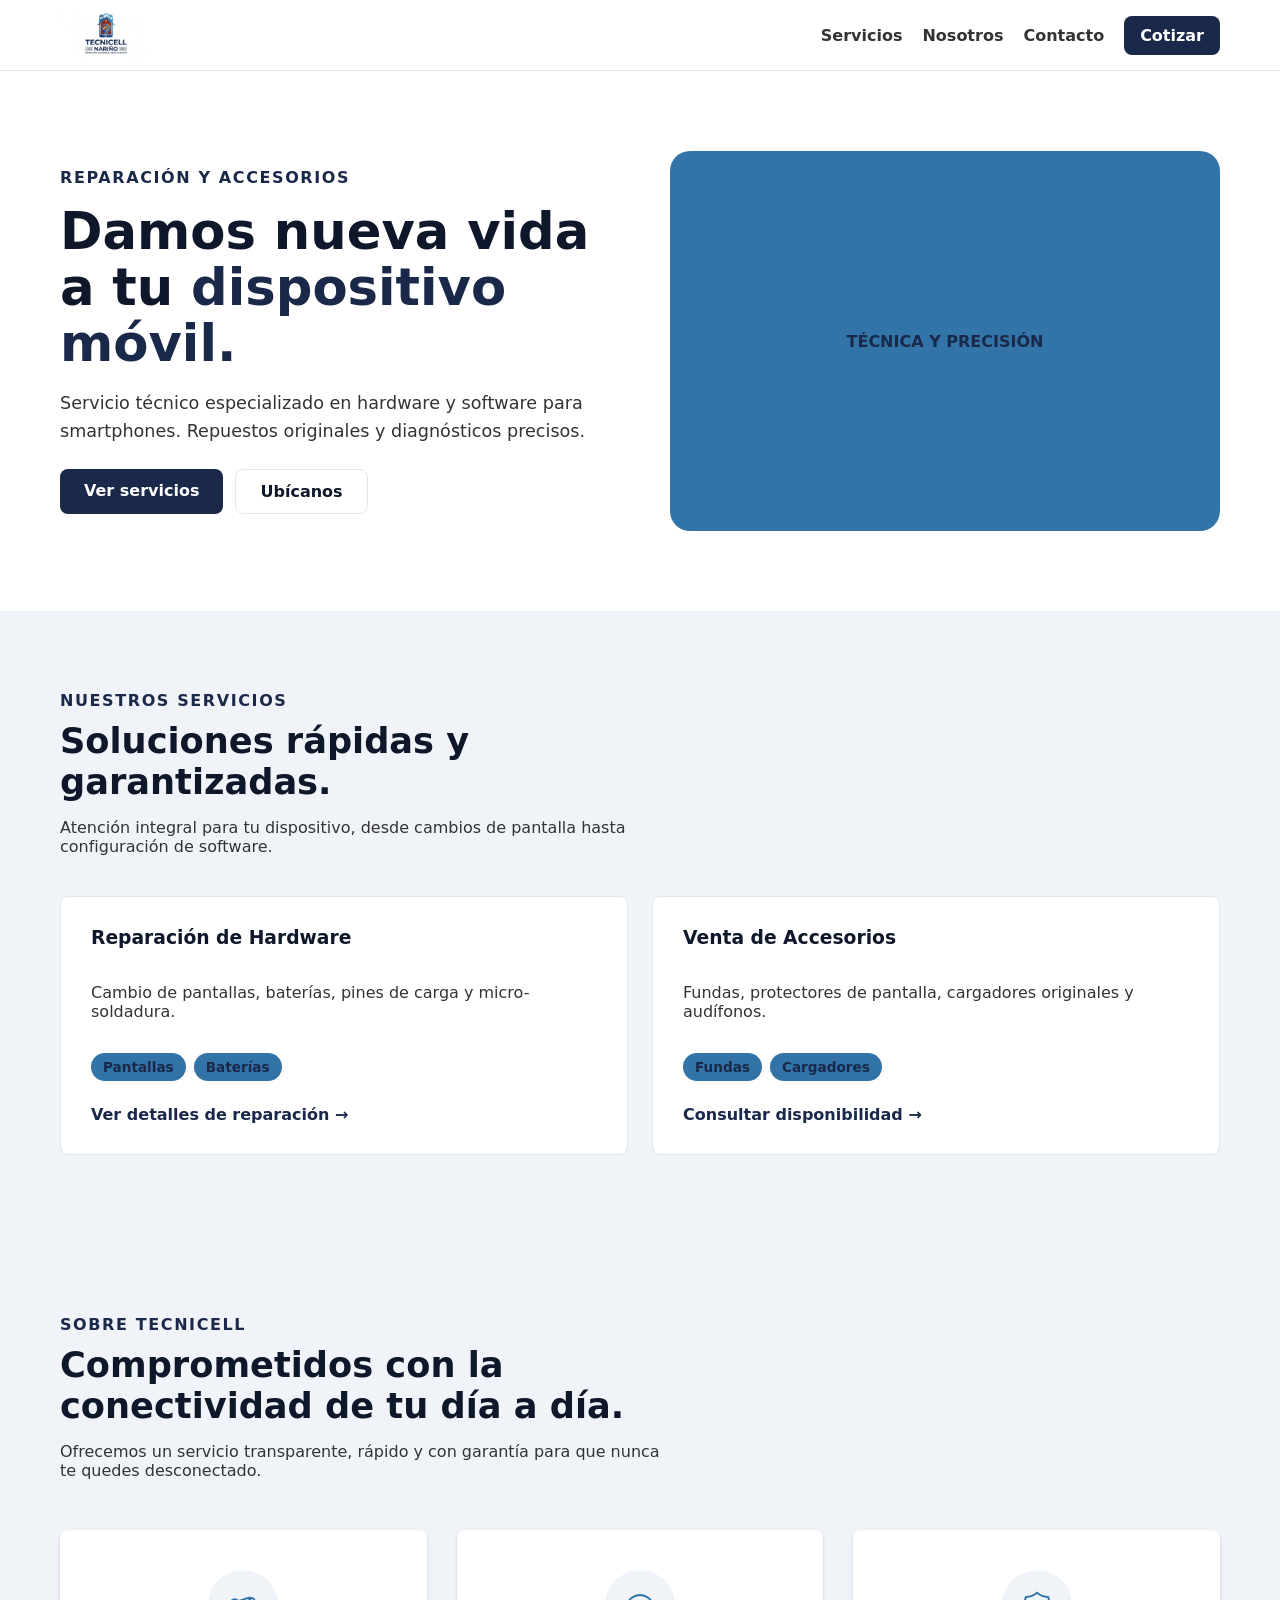
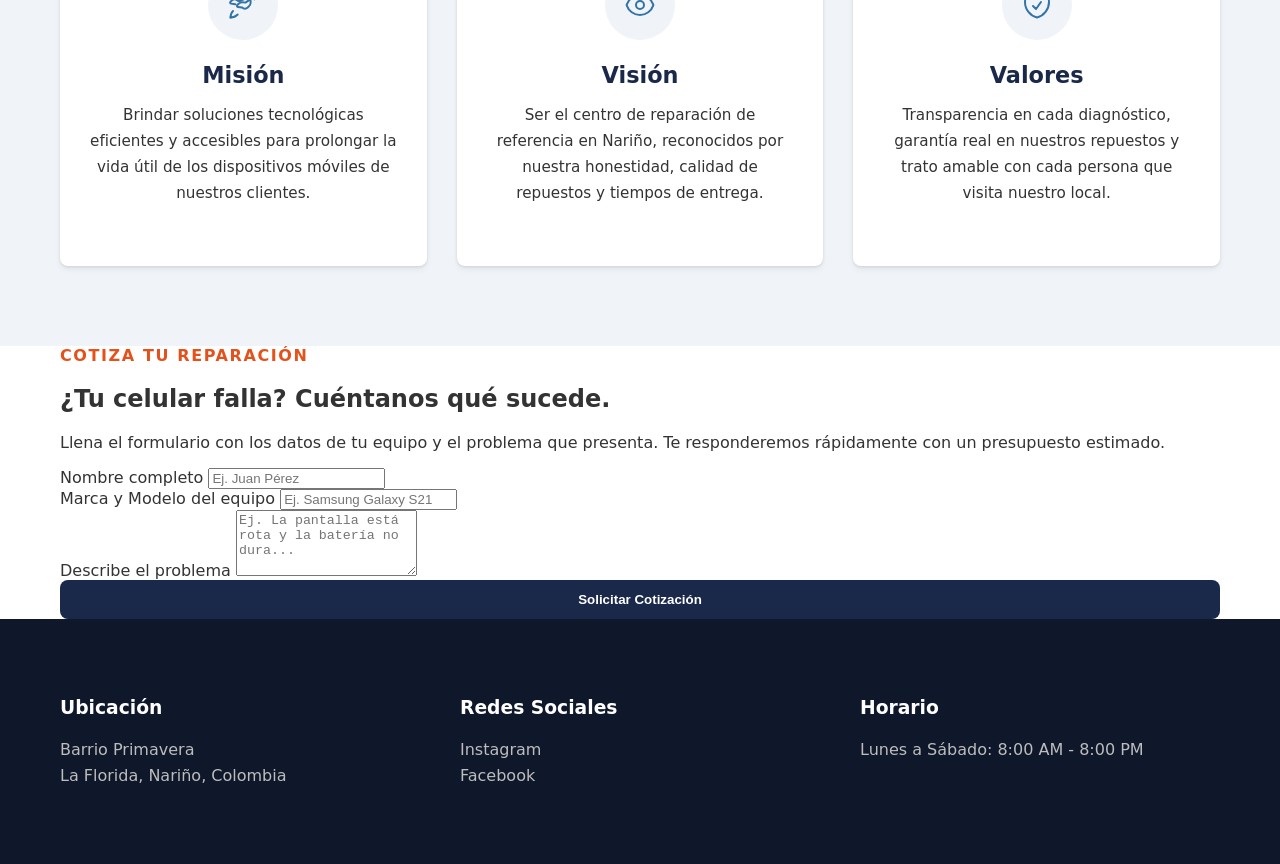
<file: index.html>
<!doctype html>
<html lang="es">
<head>
    <meta charset="utf-8">
    <meta name="viewport" content="width=device-width, initial-scale=1">
    <meta name="description" content="Tecnicell - Expertos en reparación de celulares y venta de accesorios.">
    <title>Inicio | Tecnicell</title>
    <link rel="stylesheet" href="styles.css">
</head>
<body>
    <header class="header">
        <div class="container header-container">
            <a class="brand" href="index.html">
                <img src="image_2f4618.png" alt="Logo Tecnicell" style="max-height: 50px;">
            </a>
            <nav class="nav" aria-label="Navegación principal">
                <a href="#servicios">Servicios</a>
                <a href="#nosotros">Nosotros</a>
                <a href="#contacto">Contacto</a>
                <a class="nav-cta" href="#cotizar">Cotizar</a>
            </nav>
        </div>
    </header>

    <main>
        <section class="hero">
            <div class="container hero-grid">
                <div class="hero-copy">
                    <span class="eyebrow">REPARACIÓN Y ACCESORIOS</span>
                    <h1>Damos nueva vida a tu <span>dispositivo móvil.</span></h1>
                    <p class="hero-description">
                        Servicio técnico especializado en hardware y software para smartphones. Repuestos originales y diagnósticos precisos.
                    </p>
                    <div class="hero-actions">
                        <a class="primary-action" href="#servicios">Ver servicios</a>
                        <a class="secondary-action" href="#contacto">Ubícanos</a>
                    </div>
                </div>
                <div class="hero-visual">
                    <div class="tech-visual">TÉCNICA Y PRECISIÓN</div>
                </div>
            </div>
        </section>

        <section class="services" id="servicios">
            <div class="container">
                <header class="section-heading">
                    <span class="section-label">NUESTROS SERVICIOS</span>
                    <h2>Soluciones rápidas y garantizadas.</h2>
                    <p>Atención integral para tu dispositivo, desde cambios de pantalla hasta configuración de software.</p>
                </header>
                <div class="services-grid">
                    <article class="service-card">
                        <h3>Reparación de Hardware</h3>
                        <p>Cambio de pantallas, baterías, pines de carga y micro-soldadura.</p>
                        <div class="tag-list">
                            <span>Pantallas</span><span>Baterías</span>
                        </div>
                        <div class="card-links">
                            <a href="reparacion.html">Ver detalles de reparación →</a>
                        </div>
                    </article>
                    <article class="service-card">
                        <h3>Venta de Accesorios</h3>
                        <p>Fundas, protectores de pantalla, cargadores originales y audífonos.</p>
                        <div class="tag-list">
                            <span>Fundas</span><span>Cargadores</span>
                        </div>
                        <div class="card-links">
                            <a href="#cotizar">Consultar disponibilidad →</a>
                        </div>
                    </article>
                </div>
            </div>
        </section>

        <!-- SECCIÓN NOSOTROS -->
        <section class="about" id="nosotros">
            <div class="container">
                <header class="section-heading">
                    <span class="section-label">SOBRE TECNICELL</span>
                    <h2>Comprometidos con la conectividad de tu día a día.</h2>
                    <p>Ofrecemos un servicio transparente, rápido y con garantía para que nunca te quedes desconectado.</p>
                </header>
                <div class="about-grid">
                    <div class="about-card">
                        <div class="card-icon">
                            <svg width="40" height="40" viewBox="0 0 24 24" fill="none" stroke="currentColor" stroke-width="1.5" stroke-linecap="round" stroke-linejoin="round">
                                <path d="M4.5 16.5c-1.5 1.26-2 5-2 5s3.74-.5 5-2l.521-.311m12.448-11.419c-1.127-1.127-3.078-1.589-5.18-.89l-5.698 1.899c-.66.22-1.396.113-1.97-.282a3.003 3.003 0 00-4.04.148l-1.042 1.042c-.443.443-.131 1.189.475 1.282l3.208.497m11.233-3.697c.563 1.954.2 4.015-.89 5.105l-1.042 1.042a3.003 3.003 0 01-4.188 0l-3.21-.498c-.6-.093-.918-.84-.475-1.282l1.042-1.042c1.09-1.09 3.151-1.453 5.105-.89z"></path>
                            </svg>
                        </div>
                        <h3>Misión</h3>
                        <p>Brindar soluciones tecnológicas eficientes y accesibles para prolongar la vida útil de los dispositivos móviles de nuestros clientes.</p>
                    </div>

                    <div class="about-card">
                        <div class="card-icon">
                            <svg width="40" height="40" viewBox="0 0 24 24" fill="none" stroke="currentColor" stroke-width="1.5" stroke-linecap="round" stroke-linejoin="round">
                                <path d="M2.036 12.322a1.012 1.012 0 010-.639C3.423 7.51 7.36 4.5 12 4.5c4.638 0 8.573 3.007 9.963 7.178.07.207.07.431 0 .639C20.577 16.49 16.64 19.5 12 19.5c-4.638 0-8.573-3.007-9.963-7.178z"></path>
                                <path d="M15 12a3 3 0 11-6 0 3 3 0 016 0z"></path>
                            </svg>
                        </div>
                        <h3>Visión</h3>
                        <p>Ser el centro de reparación de referencia en Nariño, reconocidos por nuestra honestidad, calidad de repuestos y tiempos de entrega.</p>
                    </div>

                    <div class="about-card">
                        <div class="card-icon">
                            <svg width="40" height="40" viewBox="0 0 24 24" fill="none" stroke="currentColor" stroke-width="1.5" stroke-linecap="round" stroke-linejoin="round">
                                <path d="M9 12.75L11.25 15 15 9.75m-3-7.036A11.959 11.959 0 013.598 6 11.99 11.99 0 003 9.749c0 5.592 3.824 10.29 9 11.623 5.176-1.332 9-6.03 9-11.622 0-1.31-.21-2.571-.598-3.751h-.152c-3.196 0-6.1-1.248-8.25-3.285z"></path>
                            </svg>
                        </div>
                        <h3>Valores</h3>
                        <p>Transparencia en cada diagnóstico, garantía real en nuestros repuestos y trato amable con cada persona que visita nuestro local.</p>
                    </div>
                </div>
            </div>
        </section>

        <!-- SECCIÓN COTIZAR  -->
        <section class="quote-section" id="cotizar">
            <div class="container quote-grid">
                <div class="quote-text">
                    <span class="section-label" style="color: var(--accent);">COTIZA TU REPARACIÓN</span>
                    <h2>¿Tu celular falla? Cuéntanos qué sucede.</h2>
                    <p>Llena el formulario con los datos de tu equipo y el problema que presenta. Te responderemos rápidamente con un presupuesto estimado.</p>
                </div>
                <div class="quote-form-container">
                    <form class="quote-form" action="#" method="POST">
                        <div class="form-group">
                            <label for="nombre">Nombre completo</label>
                            <input type="text" id="nombre" name="nombre" placeholder="Ej. Juan Pérez" required>
                        </div>
                        <div class="form-group">
                            <label for="modelo">Marca y Modelo del equipo</label>
                            <input type="text" id="modelo" name="modelo" placeholder="Ej. Samsung Galaxy S21" required>
                        </div>
                        <div class="form-group">
                            <label for="problema">Describe el problema</label>
                            <textarea id="problema" name="problema" rows="4" placeholder="Ej. La pantalla está rota y la batería no dura..." required></textarea>
                        </div>
                        <button type="submit" class="primary-action" style="width: 100%; border: none; cursor: pointer;">Solicitar Cotización</button>
                    </form>
                </div>
            </div>
        </section>
    </main>

    <footer class="footer" id="contacto">
        <div class="container footer-grid">
            <section>
                <h3>Ubicación</h3>
                <p>Barrio Primavera<br>La Florida, Nariño, Colombia</p>
            </section>
            <section>
                <h3>Redes Sociales</h3>
                <a href="#" target="_blank" rel="noopener noreferrer">Instagram</a><br>
                <a href="#" target="_blank" rel="noopener noreferrer">Facebook</a>
            </section>
            <section>
                <h3>Horario</h3>
                <p>Lunes a Sábado: 8:00 AM - 8:00 PM</p>
            </section>
        </div>
    </footer>
</body>
</html>
</file>
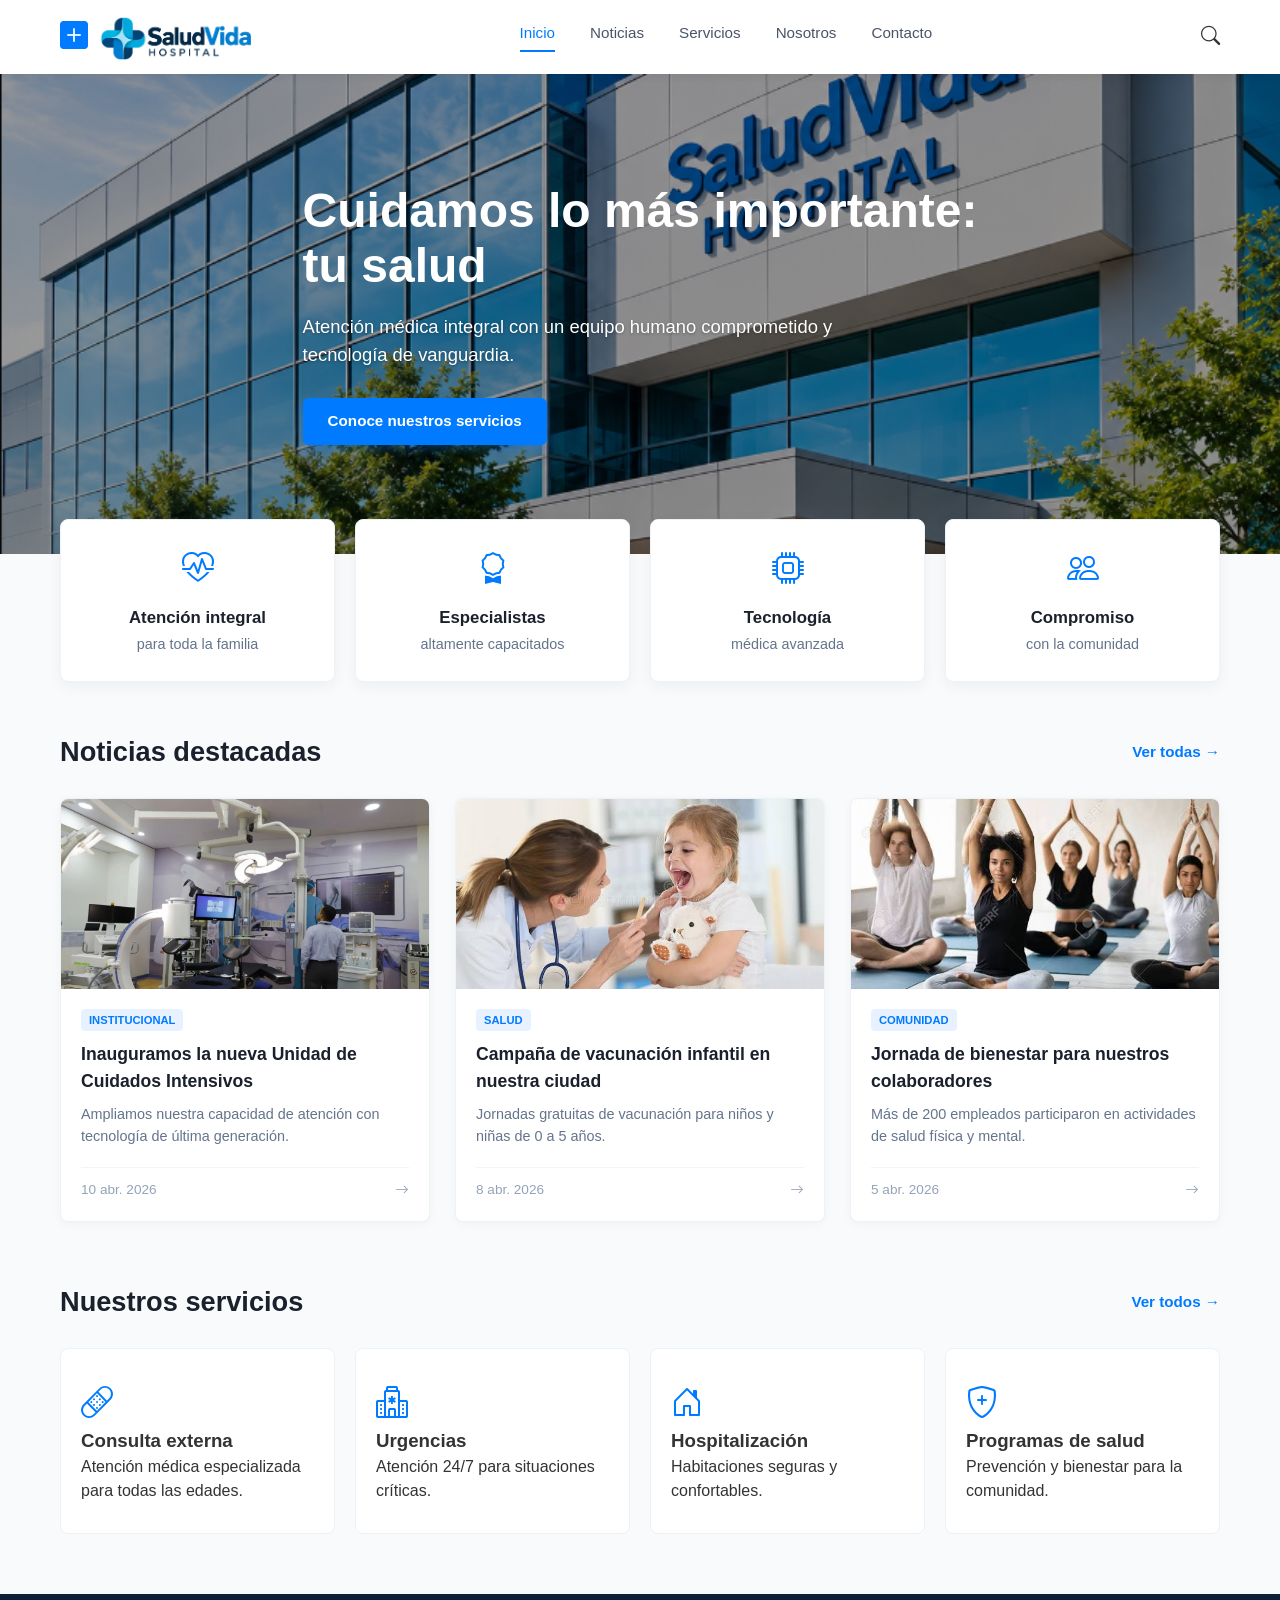
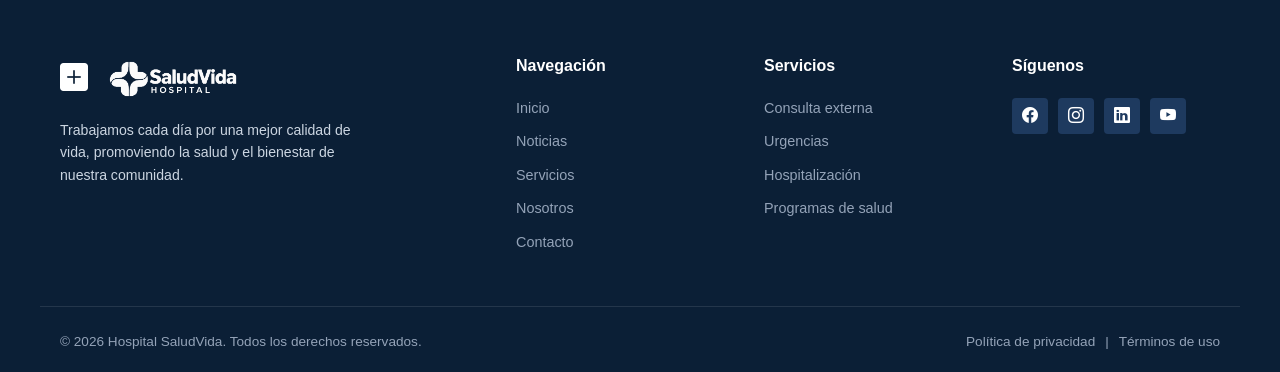
<file: Daniel_cordoba- examen1/index.html>
<!DOCTYPE html>
<html lang="es">

<head>
    <meta charset="UTF-8">
    <meta name="viewport" content="width=device-width, initial-scale=1.0">
    <title>SaludVida Hospital - Página Principal</title>
    <link rel="stylesheet" href="styless.css">
    <!-- Iconos de Bootstrap (necesarios para los iconos de redes y elementos) -->
    <link rel="stylesheet" href="https://cdn.jsdelivr.net/npm/bootstrap-icons@1.11.3/font/bootstrap-icons.min.css">
</head>

<body>

    <!-- Menú de navegación fijo superior -->
    <header class="header">
        <div class="container header-container">
            <div class="brand-container">
                <i class="bi bi-plus-square-fill logo-icon"></i>
                <div class="brand-text">
                    <img src="./icons/logo-saludvida-header.png" alt="Logo Tecnicell" style="max-height: 50px;">

                </div>
            </div>
            <nav class="nav" aria-label="Navegación principal">
                <a href="index.html" class="active">Inicio</a>
                <a href="#noticias">Noticias</a>
                <a href="#servicios">Servicios</a>
                <a href="#nosotros">Nosotros</a>
                <a href="contacto.html">Contacto</a>
            </nav>
            <div class="header-search">
                <i class="bi bi-search"></i>
            </div>
        </div>
    </header>

    <main class="main-content">

        <!-- 1. Sección Hero / Portada con fondo de hospital -->
        <section class="hero-section"
            style="background: linear-gradient(rgba(0, 0, 0, 0.4), rgba(0, 0, 0, 0.4)), url('./icons/hospital\ \(2\).png') center/cover no-repeat;">

            <!-- Aquí adentro va el contenido que ya tienes (el h1, el texto y el botón) -->
            <div class="container hero-text-content">
                <h1>Cuidamos lo más importante:<br>tu salud</h1>
                <p>Atención médica integral con un equipo humano comprometido y tecnología de vanguardia.</p>
                <a href="#servicios" class="btn-hero">Conoce nuestros servicios</a>
            </div>

        </section>

        <!-- 2. Tarjetas de Características Superiores -->
        <section class="features-bar">
            <div class="container features-grid">
                <div class="feature-card">
                    <i class="bi bi-heart-pulse"></i>
                    <h3>Atención integral</h3>
                    <p>para toda la familia</p>
                </div>
                <div class="feature-card">
                    <i class="bi bi-award"></i>
                    <h3>Especialistas</h3>
                    <p>altamente capacitados</p>
                </div>
                <div class="feature-card">
                    <i class="bi bi-cpu"></i>
                    <h3>Tecnología</h3>
                    <p>médica avanzada</p>
                </div>
                <div class="feature-card">
                    <i class="bi bi-people"></i>
                    <h3>Compromiso</h3>
                    <p>con la comunidad</p>
                </div>
            </div>
        </section>

        <!-- 3. Sección de Noticias Destacadas -->
        <section id="noticias" class="section-block">
            <div class="container">
                <div class="section-heading">
                    <h2>Noticias destacadas</h2>
                    <a href="#" class="view-all">Ver todas →</a>
                </div>
                <div class="cards-grid">
                    <!-- Noticia 1 -->
                    <article class="content-card">
                        <div class="card-img-wrapper">
                            <img src="./icons/hospital.png" alt="UCI">
                        </div>
                        <div class="card-body">
                            <span class="card-badge">INSTITUCIONAL</span>
                            <h3>Inauguramos la nueva Unidad de Cuidados Intensivos</h3>
                            <p>Ampliamos nuestra capacidad de atención con tecnología de última generación.</p>
                            <div class="card-footer-info">
                                <span class="card-date">10 abr. 2026</span>
                                <i class="bi bi-arrow-right"></i>
                            </div>
                        </div>
                    </article>
                    <!-- Noticia 2 -->
                    <article class="content-card">
                        <div class="card-img-wrapper">
                            <img src="./icons/doc-ni.png" alt="revicion">
                        </div>
                        <div class="card-body">
                            <span class="card-badge">SALUD</span>
                            <h3>Campaña de vacunación infantil en nuestra ciudad</h3>
                            <p>Jornadas gratuitas de vacunación para niños y niñas de 0 a 5 años.</p>
                            <div class="card-footer-info">
                                <span class="card-date">8 abr. 2026</span>
                                <i class="bi bi-arrow-right"></i>
                            </div>
                        </div>
                    </article>
                    <!-- Noticia 3 -->
                    <article class="content-card">
                        <div class="card-img-wrapper">
                            <img src="./icons/yoga.jpg" alt="Bienestar">
                        </div>
                        <div class="card-body">
                            <span class="card-badge">COMUNIDAD</span>
                            <h3>Jornada de bienestar para nuestros colaboradores</h3>
                            <p>Más de 200 empleados participaron en actividades de salud física y mental.</p>
                            <div class="card-footer-info">
                                <span class="card-date">5 abr. 2026</span>
                                <i class="bi bi-arrow-right"></i>
                            </div>
                        </div>
                    </article>
                </div>
            </div>
        </section>

        <!-- 4. Sección de Nuestros Servicios -->
        <section id="servicios" class="section-block">
            <div class="container">
                <div class="section-heading">
                    <h2>Nuestros servicios</h2>
                    <a href="#" class="view-all">Ver todos →</a>
                </div>
                <div class="services-grid-exact">
                    <div class="service-box">
                        <i class="bi bi-bandaid"></i>
                        <h3>Consulta externa</h3>
                        <p>Atención médica especializada para todas las edades.</p>
                    </div>
                    <div class="service-box">
                        <i class="bi bi-hospital"></i>
                        <h3>Urgencias</h3>
                        <p>Atención 24/7 para situaciones críticas.</p>
                    </div>
                    <div class="service-box">
                        <i class="bi bi-house-door"></i>
                        <h3>Hospitalización</h3>
                        <p>Habitaciones seguras y confortables.</p>
                    </div>
                    <div class="service-box">
                        <i class="bi bi-shield-plus"></i>
                        <h3>Programas de salud</h3>
                        <p>Prevención y bienestar para la comunidad.</p>
                    </div>
                </div>
            </div>
        </section>

        <div id="nosotros"></div>
    </main>

    <!-- 5. Footer Institucional Oscuro -->
    <footer class="footer-dark">
        <div class="container footer-grid-exact">
            <div class="footer-col-brand">
                <div class="brand-container footer-brand-flex">
                    <i class="bi bi-plus-square-fill logo-icon white-logo"></i>
                    <div class="brand-text">
                        <img src="./icons/logo-saludvida-footer.png" alt="Logo Tecnicell" style="max-height: 50px;">

                    </div>
                </div>
                <p class="footer-mission">Trabajamos cada día por una mejor calidad de vida, promoviendo la salud y el
                    bienestar de nuestra comunidad.</p>
            </div>

            <div class="footer-col-links">
                <h4>Navegación</h4>
                <ul>
                    <li><a href="index.html">Inicio</a></li>
                    <li><a href="#noticias">Noticias</a></li>
                    <li><a href="#servicios">Servicios</a></li>
                    <li><a href="#nosotros">Nosotros</a></li>
                    <li><a href="contacto.html">Contacto</a></li>
                </ul>
            </div>

            <div class="footer-col-links">
                <h4>Servicios</h4>
                <ul>
                    <li><a href="#servicios">Consulta externa</a></li>
                    <li><a href="#servicios">Urgencias</a></li>
                    <li><a href="#servicios">Hospitalización</a></li>
                    <li><a href="#servicios">Programas de salud</a></li>
                </ul>
            </div>

            <div class="footer-col-social">
                <h4>Síguenos</h4>
                <div class="social-icons-row">
                    <a href="#"><i class="bi bi-facebook"></i></a>
                    <a href="#"><i class="bi bi-instagram"></i></a>
                    <a href="#"><i class="bi bi-linkedin"></i></a>
                    <a href="#"><i class="bi bi-youtube"></i></a>
                </div>
            </div>
        </div>

        <div class="container footer-bottom-row">
            <p>&copy; 2026 Hospital SaludVida. Todos los derechos reservados.</p>
            <div class="footer-legal-links">
                <a href="#">Política de privacidad</a>
                <span>|</span>
                <a href="#">Términos de uso</a>
            </div>
        </div>
    </footer>

</body>

</html>
</file>
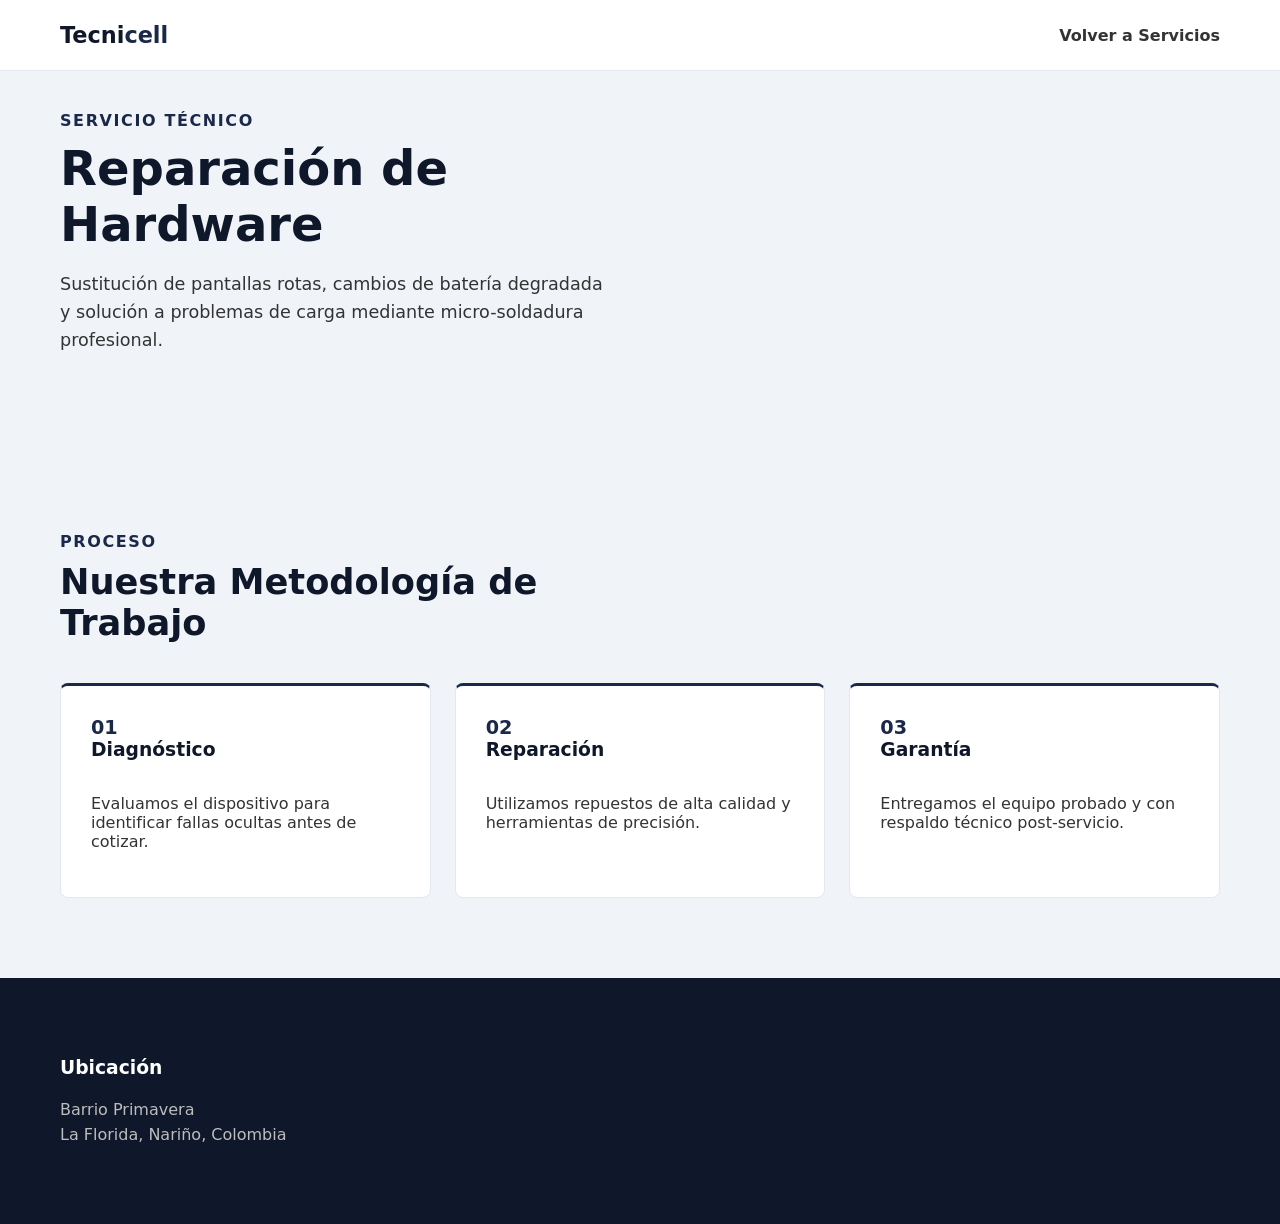
<file: reparacion.html>
<!doctype html>
<html lang="es">
<head>
    <meta charset="utf-8">
    <meta name="viewport" content="width=device-width, initial-scale=1">
    <title>Reparación de Hardware | Tecnicell</title>
    <link rel="stylesheet" href="styles.css">
</head>
<body>
    <header class="header">
        <div class="container header-container">
            <a class="brand" href="index.html">
                <span class="brand-name">Tecni<span>cell</span></span>
            </a>
            <nav class="nav">
                <a href="index.html#servicios">Volver a Servicios</a>
            </nav>
        </div>
    </header>

    <main>
        <section class="services" style="padding-top: 40px;">
            <div class="container hero-grid">
                <div>
                    <span class="section-label">SERVICIO TÉCNICO</span>
                    <h1 style="color: var(--dark); font-size: 3rem; margin: 10px 0;">Reparación de Hardware</h1>
                    <p style="font-size: 1.1rem; color: var(--muted); line-height: 1.6;">
                        Sustitución de pantallas rotas, cambios de batería degradada y solución a problemas de carga mediante micro-soldadura profesional.
                    </p>
                </div>
            </div>
        </section>

        <section class="about">
            <div class="container">
                <header class="section-heading">
                    <span class="section-label">PROCESO</span>
                    <h2>Nuestra Metodología de Trabajo</h2>
                </header>
                <div class="services-grid">
                    <article class="service-card" style="border-top: 3px solid var(--primary);">
                        <span style="color: var(--primary); font-weight: bold; font-size: 1.2rem;">01</span>
                        <h3>Diagnóstico</h3>
                        <p>Evaluamos el dispositivo para identificar fallas ocultas antes de cotizar.</p>
                    </article>
                    <article class="service-card" style="border-top: 3px solid var(--primary);">
                        <span style="color: var(--primary); font-weight: bold; font-size: 1.2rem;">02</span>
                        <h3>Reparación</h3>
                        <p>Utilizamos repuestos de alta calidad y herramientas de precisión.</p>
                    </article>
                    <article class="service-card" style="border-top: 3px solid var(--primary);">
                        <span style="color: var(--primary); font-weight: bold; font-size: 1.2rem;">03</span>
                        <h3>Garantía</h3>
                        <p>Entregamos el equipo probado y con respaldo técnico post-servicio.</p>
                    </article>
                </div>
            </div>
        </section>
    </main>

    <footer class="footer" id="contacto">
        <div class="container footer-grid">
            <section>
                <h3>Ubicación</h3>
                <p>Barrio Primavera<br>La Florida, Nariño, Colombia</p>
            </section>
        </div>
    </footer>
</body>
</html>
</file>
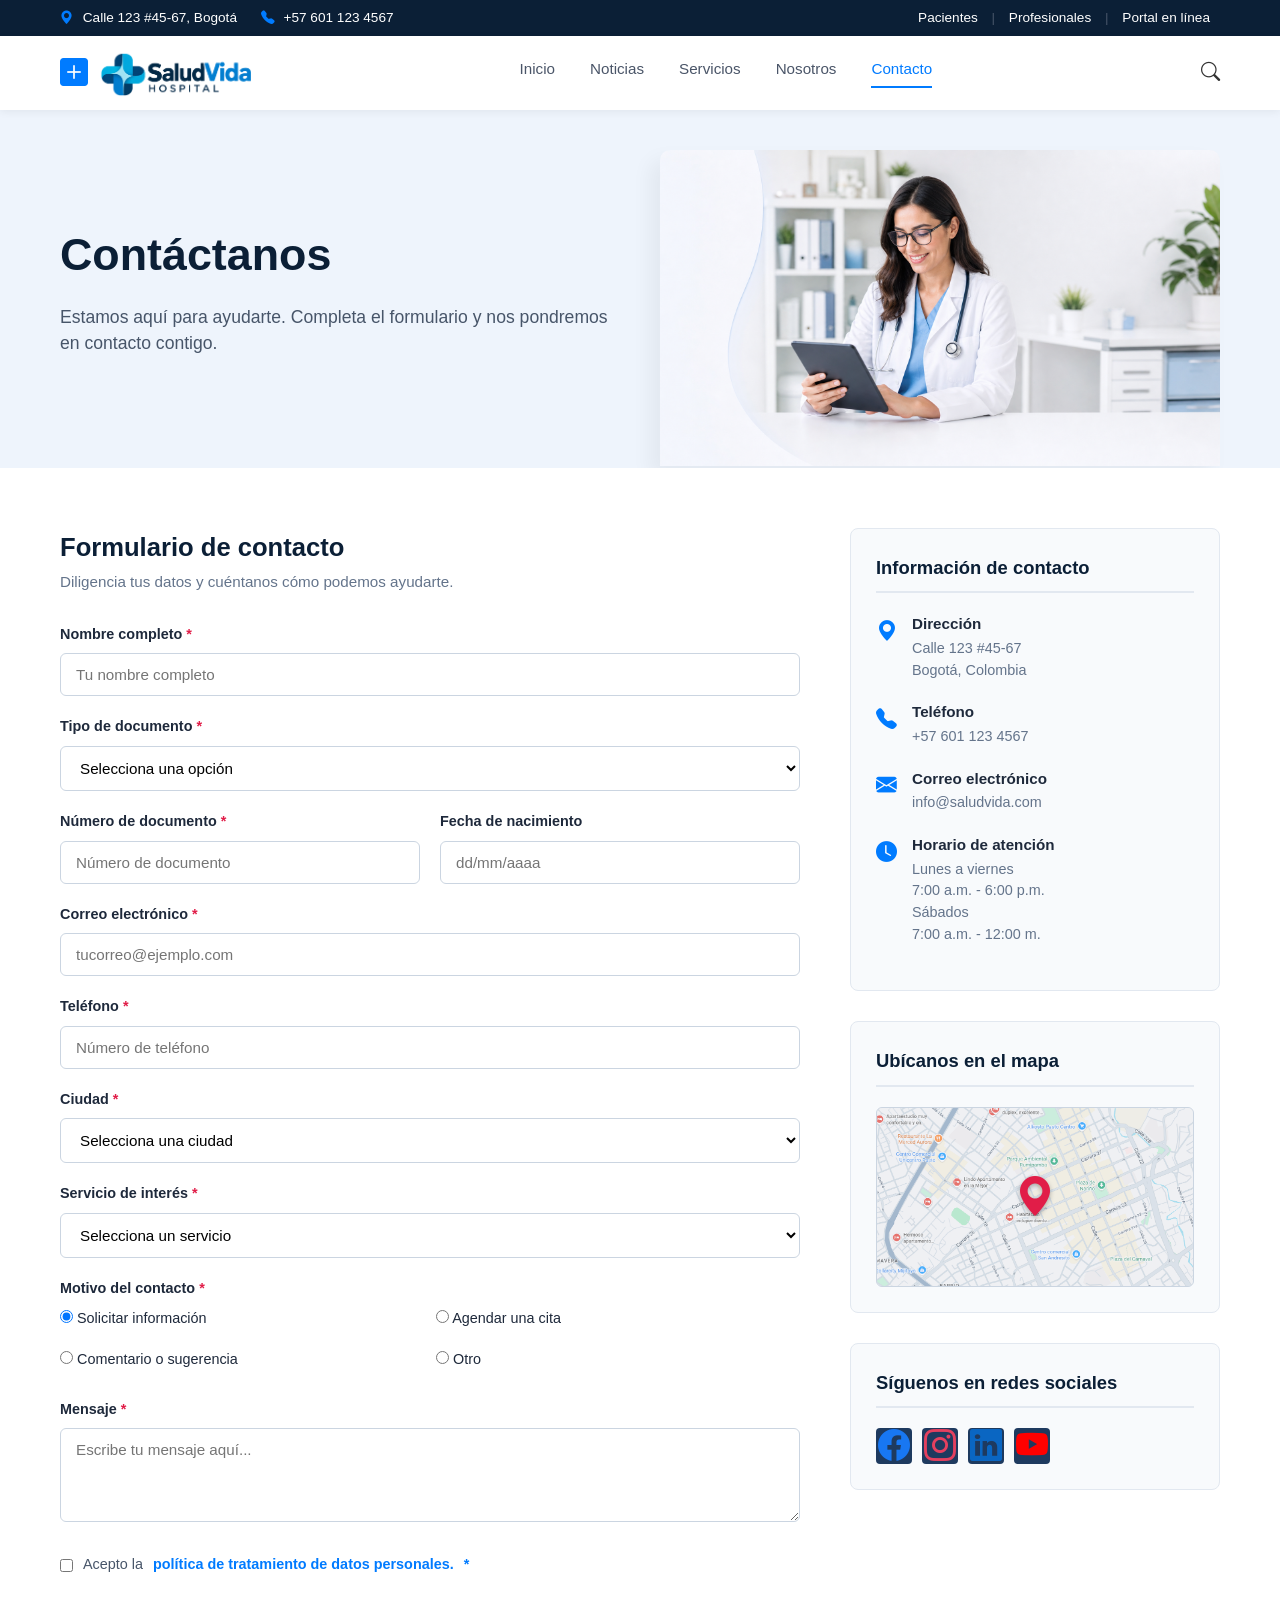
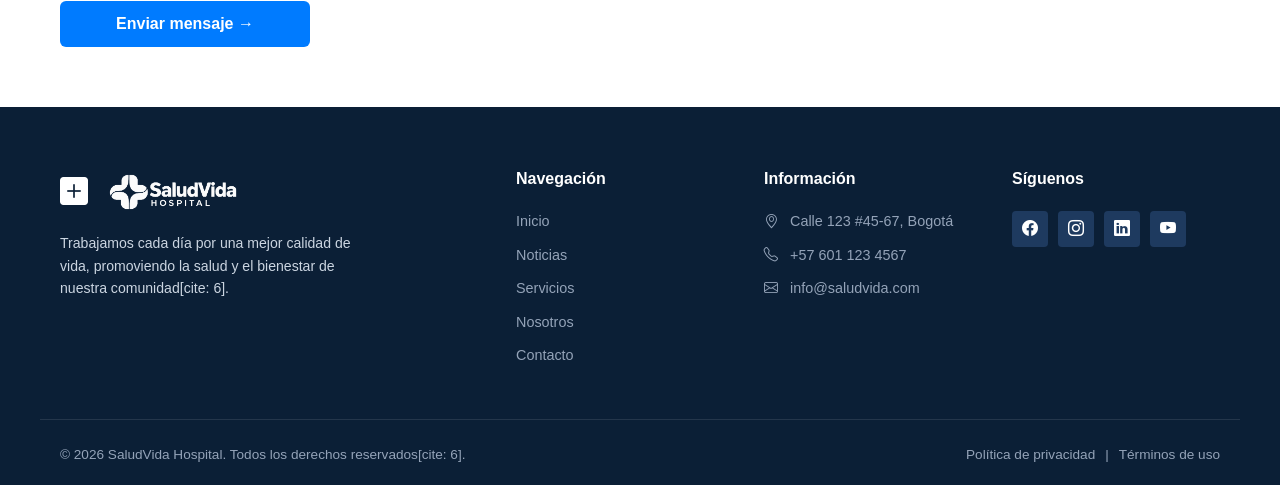
<file: Daniel_cordoba- examen1/contacto.html>
<!DOCTYPE html>
<html lang="es">

<head>
    <meta charset="UTF-8">
    <meta name="viewport" content="width=device-width, initial-scale=1.0">
    <title>SaludVida Hospital - Contacto</title>
    <link rel="stylesheet" href="styless.css">
    <!-- Iconos de Bootstrap -->
    <link rel="stylesheet" href="https://cdn.jsdelivr.net/npm/bootstrap-icons@1.11.3/font/bootstrap-icons.min.css">
</head>

<body>

    <!-- 1. Barra superior de utilidades -->
    <div class="top-bar">
        <div class="container top-bar-flex">
            <div class="top-bar-info">
                <span><i class="bi bi-geo-alt-fill"></i> Calle 123 #45-67, Bogotá</span>
                <span><i class="bi bi-telephone-fill"></i> +57 601 123 4567</span>
            </div>
            <div class="top-bar-links">
                <a href="#">Pacientes</a>
                <span>|</span>
                <a href="#">Profesionales</a>
                <span>|</span>
                <a href="#">Portal en línea</a>
            </div>
        </div>
    </div>

    <!-- 2. Menú de navegación fijo principal -->
    <header class="header contact-header-fix">
        <div class="container header-container">
            <div class="brand-container">
                <i class="bi bi-plus-square-fill logo-icon"></i>
                <div class="brand-text">
                    <img src="./icons/logo-saludvida-header.png" alt="Logo Tecnicell" style="max-height: 50px;">

                </div>
            </div>
            <nav class="nav" aria-label="Navegación principal">
                <a href="index.html">Inicio</a>
                <a href="index.html#noticias">Noticias</a>
                <a href="index.html#servicios">Servicios</a>
                <a href="index.html#nosotros">Nosotros</a>
                <a href="contacto.html" class="active">Contacto</a>
            </nav>
            <div class="header-search">
                <i class="bi bi-search"></i>
            </div>
        </div>
    </header>

    <main class="main-content contact-main">
        
        <!-- 3. Banner de Contáctanos -->
        <section class="contact-hero">
            <div class="container contact-hero-grid">
                <div class="contact-hero-text">
                    <h1>Contáctanos</h1>
                    <p>Estamos aquí para ayudarte. Completa el formulario y nos pondremos en contacto contigo.</p>
                </div>
                <div class="contact-hero-img">
                    <img src="./icons/doctora.png" alt="Doctora de atención al cliente">
                </div>
            </div>
        </section>

        <!-- 4. Cuerpo Principal: Formulario e Información Lateral -->
        <section class="contact-form-section">
            <div class="container contact-layout-grid">
                
                <!-- Columna Izquierda: Formulario detallado -->
                <div class="form-container-box">
                    <h2>Formulario de contacto</h2>
                    <p class="form-sub-instruction">Diligencia tus datos y cuéntanos cómo podemos ayudarte.</p>
                    
                    <form action="#" method="POST" class="detailed-form">
                        <div class="form-group-exact">
                            <label for="nombre">Nombre completo <span class="required">*</span></label>
                            <input type="text" id="nombre" name="nombre" placeholder="Tu nombre completo" required>
                        </div>

                        <div class="form-group-exact">
                            <label for="tipo_doc">Tipo de documento <span class="required">*</span></label>
                            <select id="tipo_doc" name="tipo_doc" required>
                                <option value="" disabled selected>Selecciona una opción</option>
                                <option value="CC">Cédula de Ciudadanía</option>
                                <option value="TI">Tarjeta de Identidad</option>
                                <option value="CE">Cédula de Extranjería</option>
                            </select>
                        </div>

                        <div class="form-row-double">
                            <div class="form-group-exact">
                                <label for="num_doc">Número de documento <span class="required">*</span></label>
                                <input type="text" id="num_doc" name="num_doc" placeholder="Número de documento" required>
                            </div>
                            <div class="form-group-exact">
                                <label for="fecha_nac">Fecha de nacimiento</label>
                                <input type="text" id="fecha_nac" name="fecha_nac" placeholder="dd/mm/aaaa">
                            </div>
                        </div>

                        <div class="form-group-exact">
                            <label for="email">Correo electrónico <span class="required">*</span></label>
                            <input type="email" id="email" name="email" placeholder="tucorreo@ejemplo.com" required>
                        </div>

                        <div class="form-group-exact">
                            <label for="telefono">Teléfono <span class="required">*</span></label>
                            <input type="tel" id="telefono" name="telefono" placeholder="Número de teléfono" required>
                        </div>

                        <div class="form-group-exact">
                            <label for="ciudad">Ciudad <span class="required">*</span></label>
                            <select id="ciudad" name="ciudad" required>
                                <option value="" disabled selected>Selecciona una ciudad</option>
                                <option value="bogota">Bogotá</option>
                                <option value="medellin">Medellín</option>
                                <option value="cali">Cali</option>
                            </select>
                        </div>

                        <div class="form-group-exact">
                            <label for="servicio">Servicio de interés <span class="required">*</span></label>
                            <select id="servicio" name="servicio" required>
                                <option value="" disabled selected>Selecciona un servicio</option>
                                <option value="consulta">Consulta externa</option>
                                <option value="urgencias">Urgencias</option>
                                <option value="hospitalizacion">Hospitalización</option>
                                <option value="programas">Programas de salud</option>
                            </select>
                        </div>

                        <div class="form-group-exact">
                            <label class="group-label">Motivo del contacto <span class="required">*</span></label>
                            <div class="radio-grid">
                                <label class="radio-label">
                                    <input type="radio" name="motivo" value="informacion" checked> Solicitar información
                                </label>
                                <label class="radio-label">
                                    <input type="radio" name="motivo" value="cita"> Agendar una cita
                                </label>
                                <label class="radio-label">
                                    <input type="radio" name="motivo" value="comentario"> Comentario o sugerencia
                                </label>
                                <label class="radio-label">
                                    <input type="radio" name="motivo" value="otro"> Otro
                                </label>
                            </div>
                        </div>

                        <div class="form-group-exact">
                            <label for="mensaje">Mensaje <span class="required">*</span></label>
                            <textarea id="mensaje" name="mensaje" rows="4" placeholder="Escribe tu mensaje aquí..." required></textarea>
                        </div>

                        <div class="form-group-checkbox">
                            <label class="checkbox-label">
                                <input type="checkbox" name="terminos" required> Acepto la <span>política de tratamiento de datos personales.</span> <span class="required">*</span>
                            </label>
                        </div>

                        <button type="submit" class="btn-submit-exact">Enviar mensaje →</button>
                    </form>
                </div>

                <!-- Columna Derecha: Información institucional y Mapa -->
                <div class="sidebar-info-column">
                    <div class="sidebar-card">
                        <h3>Información de contacto</h3>
                        
                        <div class="info-item-row">
                            <i class="bi bi-geo-alt-fill icon-blue"></i>
                            <div>
                                <span class="info-title">Dirección</span>
                                <p>Calle 123 #45-67<br>Bogotá, Colombia</p>
                            </div>
                        </div>

                        <div class="info-item-row">
                            <i class="bi bi-telephone-fill icon-blue"></i>
                            <div>
                                <span class="info-title">Teléfono</span>
                                <p>+57 601 123 4567</p>
                            </div>
                        </div>

                        <div class="info-item-row">
                            <i class="bi bi-envelope-fill icon-blue"></i>
                            <div>
                                <span class="info-title">Correo electrónico</span>
                                <p>info@saludvida.com</p>
                            </div>
                        </div>

                        <div class="info-item-row">
                            <i class="bi bi-clock-fill icon-blue"></i>
                            <div>
                                <span class="info-title">Horario de atención</span>
                                <p>Lunes a viernes<br>7:00 a.m. - 6:00 p.m.<br>Sábados<br>7:00 a.m. - 12:00 m.</p>
                            </div>
                        </div>
                    </div>

                    <div class="sidebar-card">
                        <h3>Ubícanos en el mapa</h3>
                        <div class="map-placeholder">
                            <img src="./icons/mapa.png" alt="Mapa de ubicación">
                            <div class="map-pin"><i class="bi bi-geo-alt-fill"></i></div>
                        </div>
                    </div>

                    <div class="sidebar-card">
                        <h3>Síguenos en redes sociales</h3>
                        <div class="social-icons-row dark-social">
                            <a href="#"><i class="bi bi-facebook"></i></a>
                            <a href="#"><i class="bi bi-instagram"></i></a>
                            <a href="#"><i class="bi bi-linkedin"></i></a>
                            <a href="#"><i class="bi bi-youtube"></i></a>
                        </div>
                    </div>
                </div>

            </div>
        </section>
    </main>

    <!-- 5. Footer Institucional Oscuro -->
    <footer class="footer-dark">
        <div class="container footer-grid-exact">
            <div class="footer-col-brand">
                <div class="brand-container footer-brand-flex">
                    <i class="bi bi-plus-square-fill logo-icon white-logo"></i>
                    <div class="brand-text">
                        <img src="./icons/logo-saludvida-footer.png" alt="Logo Tecnicell" style="max-height: 50px;">
                    </div>
                </div>
                <p class="footer-mission">Trabajamos cada día por una mejor calidad de vida, promoviendo la salud y el bienestar de nuestra comunidad[cite: 6].</p>
            </div>
            
            <div class="footer-col-links">
                <h4>Navegación</h4>
                <ul>
                    <li><a href="index.html">Inicio</a></li>
                    <li><a href="index.html#noticias">Noticias</a></li>
                    <li><a href="index.html#servicios">Servicios</a></li>
                    <li><a href="index.html#nosotros">Nosotros</a></li>
                    <li><a href="contacto.html">Contacto</a></li>
                </ul>
            </div>

            <div class="footer-col-links">
                <h4>Información</h4>
                <ul>
                    <li><i class="bi bi-geo-alt"></i> Calle 123 #45-67, Bogotá</li>
                    <li><i class="bi bi-telephone"></i> +57 601 123 4567</li>
                    <li><i class="bi bi-envelope"></i> info@saludvida.com</li>
                </ul>
            </div>

            <div class="footer-col-social">
                <h4>Síguenos</h4>
                <div class="social-icons-row">
                    <a href="#"><i class="bi bi-facebook"></i></a>
                    <a href="#"><i class="bi bi-instagram"></i></a>
                    <a href="#"><i class="bi bi-linkedin"></i></a>
                    <a href="#"><i class="bi bi-youtube"></i></a>
                </div>
            </div>
        </div>

        <div class="container footer-bottom-row">
            <p>&copy; 2026 SaludVida Hospital. Todos los derechos reservados[cite: 6].</p>
            <div class="footer-legal-links">
                <a href="#">Política de privacidad</a>
                <span>|</span>
                <a href="#">Términos de uso</a>
            </div>
        </div>
    </footer>

</body>

</html>
</file>
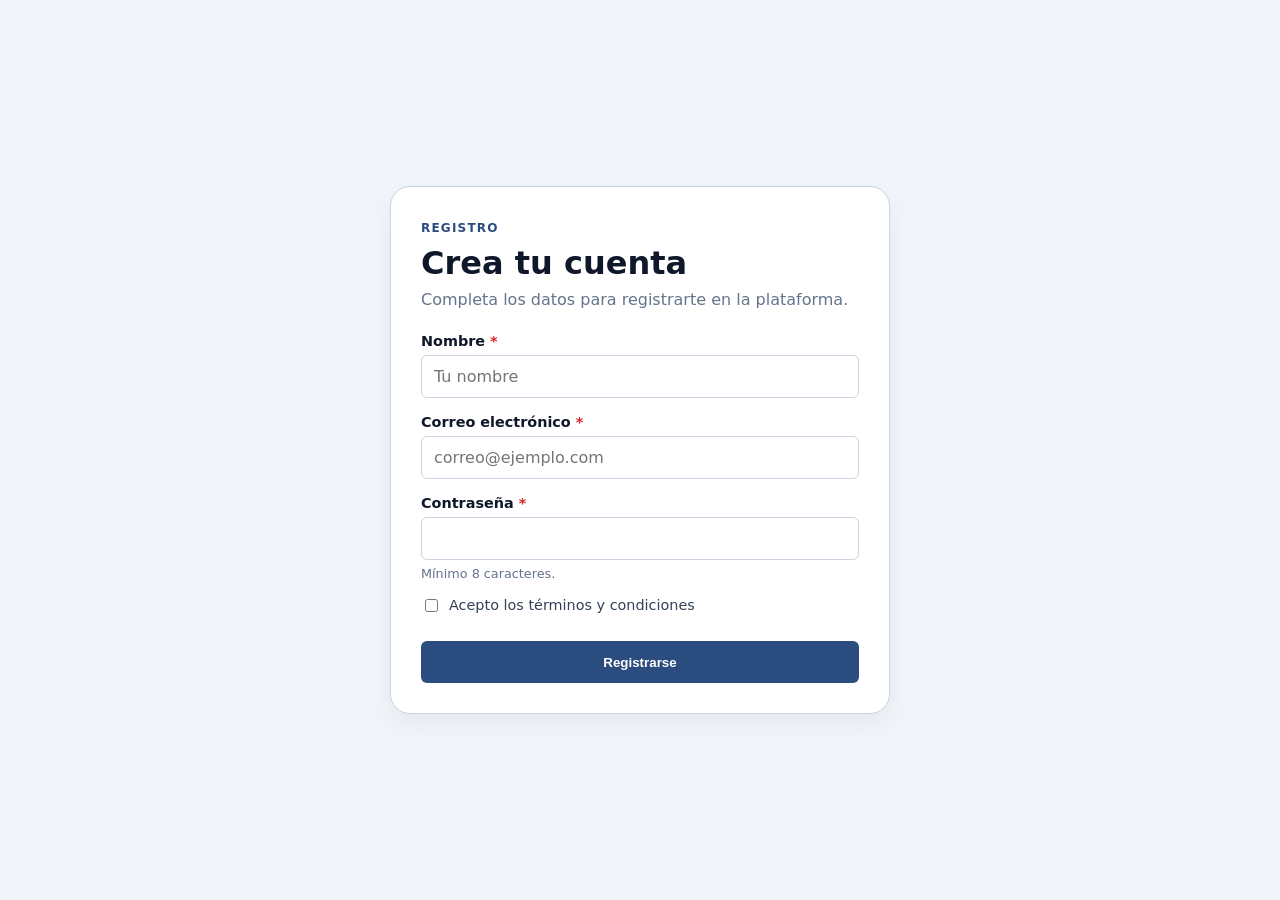
<file: ejercicio1/ejercicio1.html>
<!DOCTYPE html>
<html lang="es">
<head>
    <meta charset="UTF-8">
    <meta name="viewport" content="width=device-width, initial-scale=1.0">
    <title>Formulario de Registro</title>
    <link rel="stylesheet" href="eje1.css">
</head>
<body>
    <main class="form-page">
        <section class="form-section">
            <div class="form-container">
                <header class="form-header">
                    <span class="eyebrow">REGISTRO</span>
                    <h1>Crea tu cuenta</h1>
                    <p>Completa los datos para registrarte en la plataforma.</p>
                </header>
                <form class="contact-form" action="#" method="post">
                    <div class="form-field">
                        <label for="nombre">Nombre <span class="required-mark">*</span></label>
                        <input type="text" id="nombre" name="nombre" autocomplete="name" placeholder="Tu nombre" required>
                    </div>
                    <div class="form-field">
                        <label for="email">Correo electrónico <span class="required-mark">*</span></label>
                        <input type="email" id="email" name="email" autocomplete="email" placeholder="correo@ejemplo.com" required>
                    </div>
                    <div class="form-field">
                        <label for="password">Contraseña <span class="required-mark">*</span></label>
                        <input type="password" id="password" name="password" minlength="8" autocomplete="new-password" required>
                        <small class="field-help">Mínimo 8 caracteres.</small>
                    </div>
                    <label class="choice">
                        <input type="checkbox" name="terminos" required>
                        <span>Acepto los términos y condiciones</span>
                    </label>
                    <div class="form-actions">
                        <button type="submit" class="button button-primary">Registrarse</button>
                    </div>
                </form>
            </div>
        </section>
    </main>
</body>
</html>
</file>
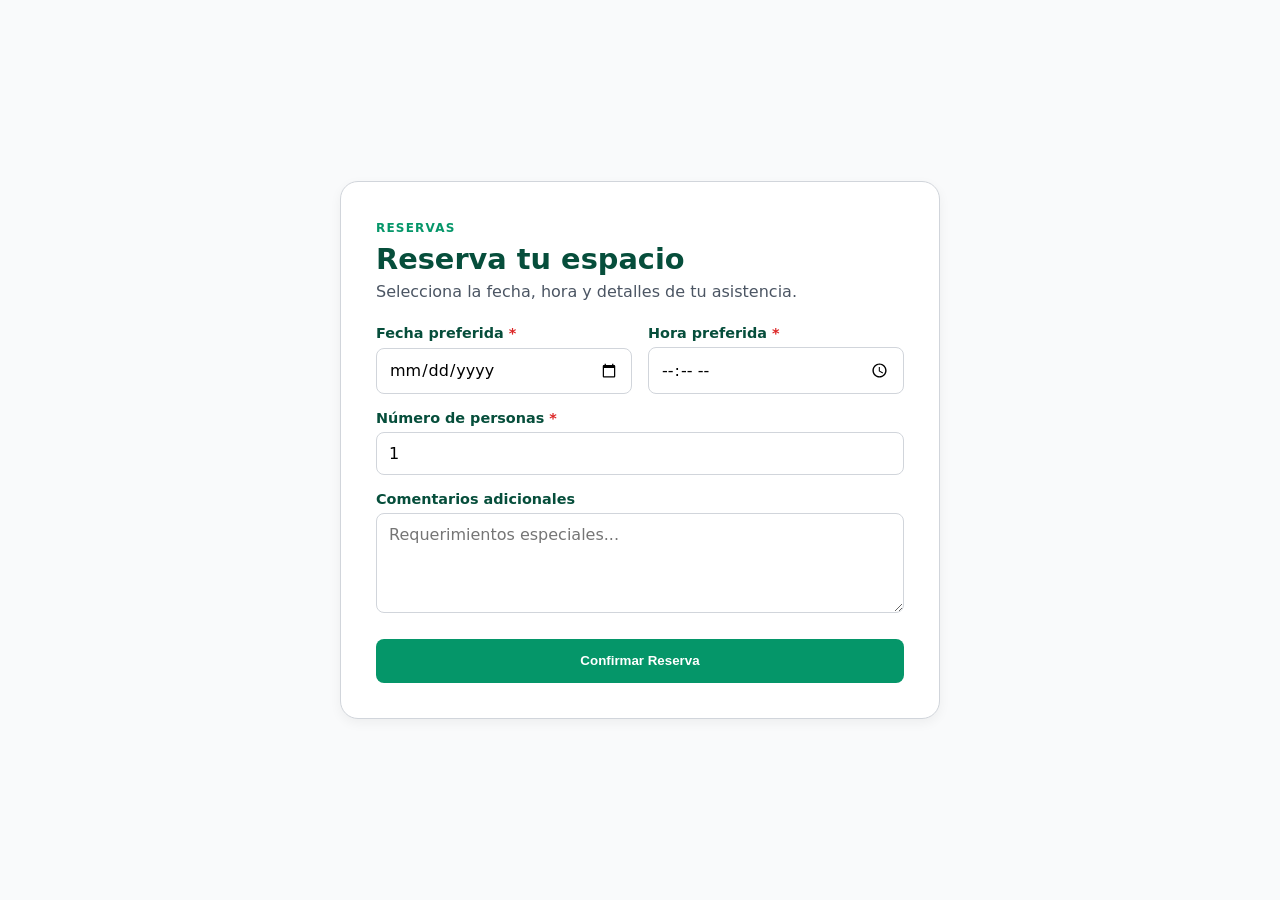
<file: ejercicio2/ejercicio2.html>
<!DOCTYPE html>
<html lang="es">
<head>
    <meta charset="UTF-8">
    <meta name="viewport" content="width=device-width, initial-scale=1.0">
    <title>Formulario de Reserva</title>
    <link rel="stylesheet" href="eje2.css">
</head>
<body>
    <main class="form-page">
        <section class="form-section">
            <div class="form-container">
                <header class="form-header">
                    <span class="eyebrow">RESERVAS</span>
                    <h1>Reserva tu espacio</h1>
                    <p>Selecciona la fecha, hora y detalles de tu asistencia.</p>
                </header>
                <form class="contact-form" action="#" method="post">
                    <div class="form-grid">
                        <div class="form-field">
                            <label for="fecha">Fecha preferida <span class="required-mark">*</span></label>
                            <input type="date" id="fecha" name="fecha" required>
                        </div>
                        <div class="form-field">
                            <label for="hora">Hora preferida <span class="required-mark">*</span></label>
                            <input type="time" id="hora" name="hora" required>
                        </div>
                    </div>
                    <div class="form-field">
                        <label for="personas">Número de personas <span class="required-mark">*</span></label>
                        <input type="number" id="personas" name="personas" min="1" max="20" value="1" required>
                    </div>
                    <div class="form-field">
                        <label for="comentarios">Comentarios adicionales</label>
                        <textarea id="comentarios" name="comentarios" rows="4" placeholder="Requerimientos especiales..."></textarea>
                    </div>
                    <div class="form-actions">
                        <button type="submit" class="button button-primary">Confirmar Reserva</button>
                    </div>
                </form>
            </div>
        </section>
    </main>
</body>
</html>
</file>
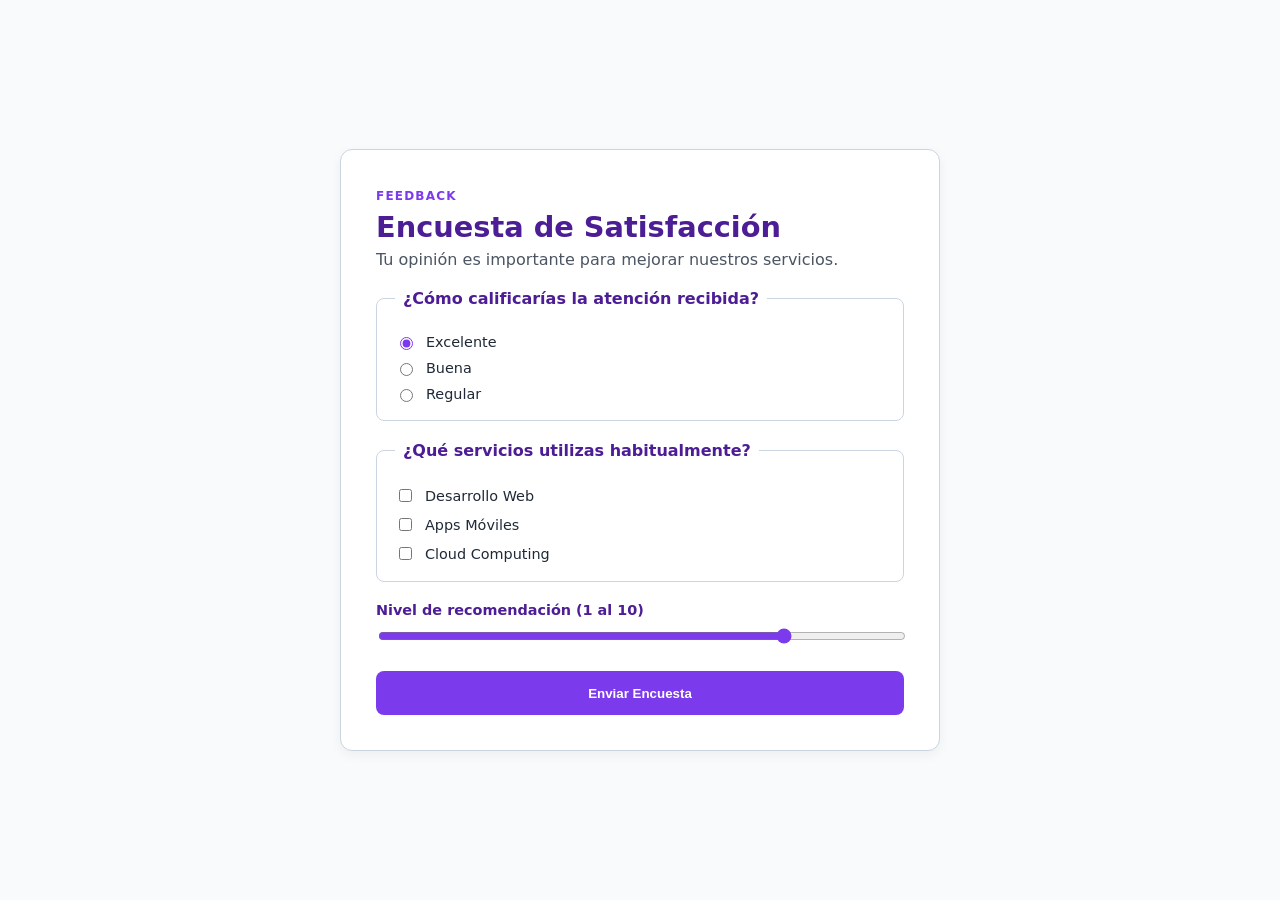
<file: ejercicio3/ejercicio3.html>
<!DOCTYPE html>
<html lang="es">
<head>
    <meta charset="UTF-8">
    <meta name="viewport" content="width=device-width, initial-scale=1.0">
    <title>Encuesta de Satisfacción</title>
    <link rel="stylesheet" href="eje3.css">
</head>
<body>
    <main class="form-page">
        <section class="form-section">
            <div class="form-container">
                <header class="form-header">
                    <span class="eyebrow">FEEDBACK</span>
                    <h1>Encuesta de Satisfacción</h1>
                    <p>Tu opinión es importante para mejorar nuestros servicios.</p>
                </header>
                <form class="contact-form" action="#" method="post">
                    <fieldset>
                        <legend>¿Cómo calificarías la atención recibida?</legend>
                        <div class="choice-list">
                            <label class="choice"><input type="radio" name="atencion" value="excelente" checked> <span>Excelente</span></label>
                            <label class="choice"><input type="radio" name="atencion" value="buena"> <span>Buena</span></label>
                            <label class="choice"><input type="radio" name="atencion" value="regular"> <span>Regular</span></label>
                        </div>
                    </fieldset>
                    <fieldset>
                        <legend>¿Qué servicios utilizas habitualmente?</legend>
                        <div class="choice-list">
                            <label class="choice"><input type="checkbox" name="servicios" value="web"> <span>Desarrollo Web</span></label>
                            <label class="choice"><input type="checkbox" name="servicios" value="movil"> <span>Apps Móviles</span></label>
                            <label class="choice"><input type="checkbox" name="servicios" value="cloud"> <span>Cloud Computing</span></label>
                        </div>
                    </fieldset>
                    <div class="form-field">
                        <label for="nivel">Nivel de recomendación (1 al 10)</label>
                        <input type="range" id="nivel" name="nivel" min="1" max="10" value="8">
                    </div>
                    <div class="form-actions">
                        <button type="submit" class="button button-primary">Enviar Encuesta</button>
                    </div>
                </form>
            </div>
        </section>
    </main>
</body>
</html>
</file>
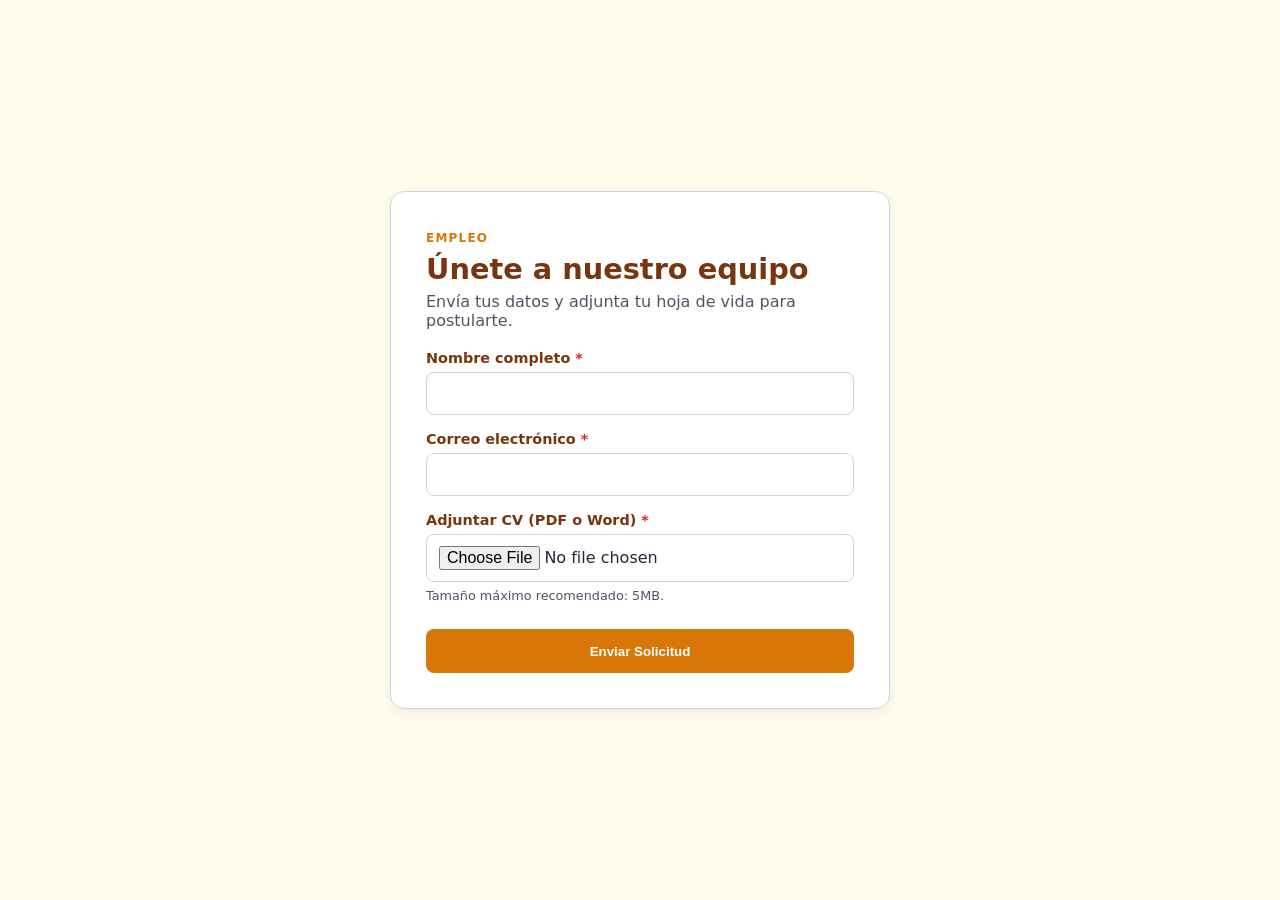
<file: ejercicio4/ejercicio4.html>
<!DOCTYPE html>
<html lang="es">
<head>
    <meta charset="UTF-8">
    <meta name="viewport" content="width=device-width, initial-scale=1.0">
    <title>Solicitud Laboral</title>
    <link rel="stylesheet" href="eje4.css">
</head>
<body>
    <main class="form-page">
        <section class="form-section">
            <div class="form-container">
                <header class="form-header">
                    <span class="eyebrow">EMPLEO</span>
                    <h1>Únete a nuestro equipo</h1>
                    <p>Envía tus datos y adjunta tu hoja de vida para postularte.</p>
                </header>
                <form class="contact-form" action="#" method="post">
                    <div class="form-field">
                        <label for="nombre">Nombre completo <span class="required-mark">*</span></label>
                        <input type="text" id="nombre" name="nombre" autocomplete="name" required>
                    </div>
                    <div class="form-field">
                        <label for="email">Correo electrónico <span class="required-mark">*</span></label>
                        <input type="email" id="email" name="email" autocomplete="email" required>
                    </div>
                    <div class="form-field">
                        <label for="cv">Adjuntar CV (PDF o Word) <span class="required-mark">*</span></label>
                        <input type="file" id="cv" name="cv" accept=".pdf, .doc, .docx" required>
                        <small class="field-help">Tamaño máximo recomendado: 5MB.</small>
                    </div>
                    <div class="form-actions">
                        <button type="submit" class="button button-primary">Enviar Solicitud</button>
                    </div>
                </form>
            </div>
        </section>
    </main>
</body>
</html>
</file>
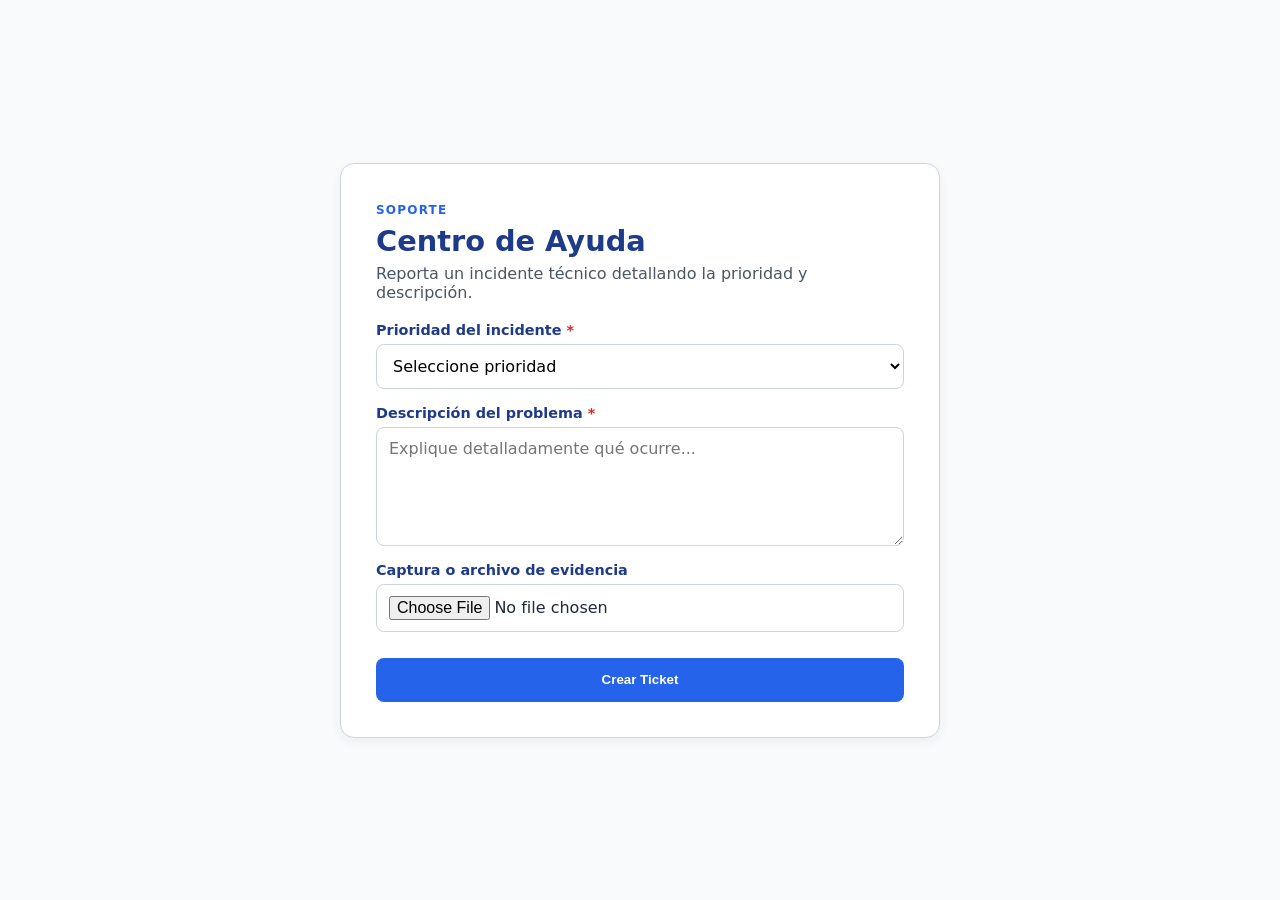
<file: ejercicio5/ejercicio5.html>
<!DOCTYPE html>
<html lang="es">
<head>
    <meta charset="UTF-8">
    <meta name="viewport" content="width=device-width, initial-scale=1.0">
    <title>Formulario de Soporte Técnico</title>
    <link rel="stylesheet" href="eje5.css">
</head>
<body>
    <main class="form-page">
        <section class="form-section">
            <div class="form-container">
                <header class="form-header">
                    <span class="eyebrow">SOPORTE</span>
                    <h1>Centro de Ayuda</h1>
                    <p>Reporta un incidente técnico detallando la prioridad y descripción.</p>
                </header>
                <form class="contact-form" action="#" method="post">
                    <div class="form-field">
                        <label for="prioridad">Prioridad del incidente <span class="required-mark">*</span></label>
                        <select id="prioridad" name="prioridad" required>
                            <option value="" disabled selected>Seleccione prioridad</option>
                            <option value="baja">Baja</option>
                            <option value="media">Media</option>
                            <option value="alta">Alta</option>
                            <option value="critica">Crítica</option>
                        </select>
                    </div>
                    <div class="form-field">
                        <label for="descripcion">Descripción del problema <span class="required-mark">*</span></label>
                        <textarea id="descripcion" name="descripcion" rows="5" placeholder="Explique detalladamente qué ocurre..." required></textarea>
                    </div>
                    <div class="form-field">
                        <label for="captura">Captura o archivo de evidencia</label>
                        <input type="file" id="captura" name="captura" accept="image/*,.pdf">
                    </div>
                    <div class="form-actions">
                        <button type="submit" class="button button-primary">Crear Ticket</button>
                    </div>
                </form>
            </div>
        </section>
    </main>
</body>
</html>
</file>
<file: styles.css>
:root {
    --primary: #1A2849;       
    --primary-light: #3273A8; 
    --accent: #E5511A;        
    
    
    --dark: #0F172A;          
    --text: #333333;          
    --soft: #F0F4F8;          
    --border: #E2E8F0;
    --radius: 8px;
}

* {
    box-sizing: border-box;
}

html {
    scroll-behavior: smooth;
}

body {
    margin: 0;
    font-family: 'Segoe UI', system-ui, sans-serif;
    color: var(--text);
    background: #fff;
}

a {
    color: inherit;
    text-decoration: none;
}

.container {
    width: 100%;
    max-width: 1200px; 
    margin: 0 auto; 
    padding-left: 20px; 
    padding-right: 20px; 
}

/* Header */
.header {
    position: sticky;
    top: 0;
    z-index: 1000;
    background: rgba(255, 255, 255, .95);
    border-bottom: 1px solid var(--border);
    backdrop-filter: blur(10px);
}

.header-container {
    min-height: 70px;
    display: flex;
    align-items: center;
    justify-content: space-between;
    gap: 20px;
}

.brand-name {
    font-weight: 800;
    font-size: 1.4rem;
    color: var(--dark);
}

.brand-name span {
    color: var(--primary);
}

.nav {
    display: flex;
    align-items: center;
    gap: 20px;
}

.nav a {
    color: var(--muted);
    font-weight: 600;
    transition: color 0.2s;
}

.nav a:hover {
    color: var(--primary);
}

.nav-cta {
    padding: 10px 16px;
    border-radius: 8px;
    background: var(--primary);
    color: #fff !important;
}

/* Hero */
.hero {
    padding: 80px 0;
    overflow: hidden;
}

.hero-grid {
    display: grid;
    grid-template-columns: 1fr 1fr;
    align-items: center;
    gap: 60px;
}

.eyebrow {
    color: var(--primary);
    font-weight: 700;
    letter-spacing: 0.1em;
}

.hero h1 {
    margin: 16px 0 0;
    color: var(--dark);
    font-size: clamp(2.5rem, 4vw, 4rem);
    line-height: 1.1;
}

.hero h1 span {
    color: var(--primary);
}

.hero-description {
    color: var(--muted);
    font-size: 1.1rem;
    line-height: 1.6;
}

.hero-actions {
    display: flex;
    flex-wrap: wrap;
    gap: 12px;
    margin-top: 24px;
}

.primary-action,
.secondary-action {
    padding: 12px 24px;
    border-radius: 8px;
    font-weight: bold;
}

.primary-action {
    background: var(--primary);
    color: #fff;
}

.secondary-action {
    border: 1px solid var(--border);
    color: var(--dark);
}

.tech-visual {
    min-height: 380px;
    display: grid;
    place-items: center;
    background: var(--primary-light);
    border-radius: 20px;
    color: var(--primary);
    font-weight: 900;
}

/* Secciones Genéricas y Servicios */
.services,
.about {
    padding: 80px 0;
}

.services {
    background: var(--soft);
}

.section-heading {
    max-width: 600px;
    margin-bottom: 40px;
}

.section-label {
    color: var(--primary);
    font-weight: 700;
    letter-spacing: 0.1em;
}

.section-heading h2 {
    color: var(--dark);
    font-size: 2.2rem;
    margin: 10px 0;
}

.services-grid {
    display: grid;
    grid-template-columns: repeat(auto-fit, minmax(300px, 1fr));
    gap: 24px;
}

.service-card {
    display: flex;
    flex-direction: column;
    padding: 30px;
    border: 1px solid var(--border);
    border-radius: var(--radius);
    background: #fff;
    transition: transform 0.2s, box-shadow 0.2s;
}

.service-card:hover {
    transform: translateY(-4px);
    box-shadow: var(--shadow);
}

.service-card h3 {
    color: var(--dark);
    margin-top: 0;
}

.tag-list {
    display: flex;
    flex-wrap: wrap;
    gap: 8px;
    margin-top: 16px;
}

.tag-list span {
    padding: 6px 12px;
    background: var(--primary-light);
    border-radius: 20px;
    color: var(--primary);
    font-size: 0.85rem;
    font-weight: bold;
}

.card-links {
    margin-top: auto;
    padding-top: 24px;
    font-weight: bold;
    color: var(--primary);
}

/* Footer */
.footer {
    padding: 60px 0;
    background: var(--dark);
    color: #fff;
}

.footer-grid {
    display: grid;
    grid-template-columns: repeat(auto-fit, minmax(200px, 1fr));
    gap: 40px;
}

.footer p,
.footer a {
    color: #bdbdbd;
    line-height: 1.6;
}

.footer a:hover {
    color: #fff;
}

/* Responsive */
@media (max-width: 900px) {
    .hero-grid {
        grid-template-columns: 1fr;
        text-align: center;
    }

    .hero-actions {
        justify-content: center;
    }

    .header-container {
        flex-direction: column;
        padding: 15px 0;
    }
}

/* NOSOTROS  */
.about {
    background-color: var(--soft);
}

.about-grid {
    display: grid;
    grid-template-columns: repeat(auto-fit, minmax(280px, 1fr));
    gap: 30px;
    margin-top: 50px;
}

.about-card {
    background-color: #ffffff;
    padding: 40px 30px;
    border-radius: var(--radius);
    text-align: center;
    box-shadow: 0 4px 6px rgba(0, 0, 0, 0.05), 0 1px 3px rgba(0, 0, 0, 0.1);
    transition: transform 0.3s ease, box-shadow 0.3s ease;
    border-bottom: 4px solid transparent;
}

/* Efecto al pasar el mouse por encima */
.about-card:hover {
    transform: translateY(-8px);
    box-shadow: 0 12px 20px rgba(0, 0, 0, 0.1);
    border-bottom: 4px solid var(--accent);
}

.card-icon {
    width: 70px;
    height: 70px;
    background-color: var(--soft);
    border-radius: 50%;
    display: flex;
    align-items: center;
    justify-content: center;
    margin: 0 auto 20px auto;
    color: var(--primary-light);
    transition: background-color 0.3s ease, color 0.3s ease;
}

.about-card:hover .card-icon {
    background-color: var(--primary);
    color: #ffffff;
}

.card-icon svg {
    width: 32px;
    height: 32px;
    stroke: currentColor;
    stroke-width: 1.5;
    fill: none;
}

.about-card h3 {
    color: var(--primary);
    margin-bottom: 15px;
    font-size: 1.4rem;
}

.about-card p {
    color: var(--text);
    font-size: 0.95rem;
    line-height: 1.7;
}
</file>
<file: Daniel_cordoba- examen1/styless.css>
/* ==========================================
   1. ESTILOS GENERALES Y RESETEO
   ========================================== */
* {
    margin: 0;
    padding: 0;
    box-sizing: border-box;
}

html {
    scroll-behavior: smooth;
}

body {
    font-family: 'Tahoma', sans-serif;
    color: #333333;
    background-color: #f8fafc;
    line-height: 1.5;
}

h1, h2, h3, h4, h5, h6 {
    font-family: 'Verdana', sans-serif;
}

.container {
    max-width: 1200px;
    margin: 0 auto;
    padding: 0 20px;
}

/* ==========================================
   2. BARRA SUPERIOR (CONTACTO)
   ========================================== */
.top-bar {
    background-color: #0b1f36;
    color: #ffffff;
    font-size: 0.85rem;
    padding: 8px 0;
}

.top-bar-flex {
    display: flex;
    justify-content: space-between;
    align-items: center;
}

.top-bar-info span {
    margin-right: 20px;
}

.top-bar-info i {
    color: #007bff;
    margin-right: 5px;
}

.top-bar-links a {
    color: #ffffff;
    text-decoration: none;
    margin: 0 10px;
    transition: color 0.3s;
}

.top-bar-links a:hover {
    color: #007bff;
}

.top-bar-links span {
    color: #475569;
}

/* ==========================================
   3. MENÚ DE NAVEGACIÓN
   ========================================== */
.header {
    background-color: #ffffff;
    box-shadow: 0 2px 8px rgba(0, 0, 0, 0.06);
    position: sticky;
    top: 0;
    z-index: 1000;
}

.header-container {
    display: flex;
    justify-content: space-between;
    align-items: center;
    padding: 12px 20px;
}

.brand-container {
    display: flex;
    align-items: center;
    gap: 10px;
}

.logo-icon {
    color: #007bff;
    font-size: 28px;
}

.logo-icon.white-logo {
    color: #ffffff;
}

.brand-text {
    display: flex;
    flex-direction: column;
    line-height: 1.1;
}

.brand-title {
    font-family: 'Verdana', sans-serif;
    font-weight: bold;
    font-size: 1.15rem;
    color: #0b1f36;
}

.brand-title.white-text {
    color: #ffffff;
}

.brand-subtitle {
    font-family: 'Verdana', sans-serif;
    font-size: 0.65rem;
    letter-spacing: 1px;
    color: #555555;
}

.brand-subtitle.gray-text {
    color: #aaaaaa;
}

.nav {
    display: flex;
    align-items: center;
    gap: 35px;
}

.nav a {
    text-decoration: none;
    color: #4a5568;
    font-weight: 500;
    font-size: 0.95rem;
    transition: color 0.3s;
    border-bottom: 2px solid transparent;
    padding-bottom: 5px;
}

.nav a:hover, .nav a.active {
    color: #007bff;
    border-bottom: 2px solid #007bff;
}

.header-search {
    font-size: 1.2rem;
    color: #333333;
    cursor: pointer;
}

/* ==========================================
   4. SECCIÓN HERO - INICIO (INDEX)
   ========================================== */
.hero-section {
    background: linear-gradient(rgba(0,0,0,0.35), rgba(0,0,0,0.35)), url('./icons/portada-hospital.png') center/cover no-repeat;
    color: #ffffff;
    padding: 90px 20px;
    min-height: 480px;
    display: flex;
    align-items: center;
}

.hero-text-content h1 {
    font-size: 3rem;
    line-height: 1.15;
    margin-bottom: 20px;
    font-weight: bold;
}

.hero-text-content p {
    font-size: 1.15rem;
    margin-bottom: 30px;
    max-width: 550px;
    text-shadow: 0 1px 3px rgba(0,0,0,0.3);
}

.btn-hero {
    display: inline-block;
    background-color: #007bff;
    color: #ffffff;
    padding: 12px 25px;
    border-radius: 6px;
    text-decoration: none;
    font-weight: bold;
    font-size: 0.95rem;
    transition: background-color 0.3s;
    box-shadow: 0 4px 10px rgba(0, 123, 255, 0.3);
}

.btn-hero:hover {
    background-color: #0056b3;
}

/* ==========================================
   5. TARJETAS SUPERIORES - INICIO (INDEX)
   ========================================== */
.features-bar {
    margin-top: -35px;
    position: relative;
    z-index: 10;
    margin-bottom: 50px;
}

.features-grid {
    display: grid;
    grid-template-columns: repeat(auto-fit, minmax(240px, 1fr));
    gap: 20px;
}

.feature-card {
    background: #ffffff;
    padding: 25px 20px;
    border-radius: 8px;
    text-align: center;
    box-shadow: 0 4px 15px rgba(0, 0, 0, 0.05);
    border: 1px solid #edf2f7;
}

.feature-card i {
    font-size: 32px;
    color: #007bff;
    margin-bottom: 12px;
    display: inline-block;
}

.feature-card h3 {
    font-size: 1.05rem;
    color: #1a202c;
    margin-bottom: 4px;
}

.feature-card p {
    font-size: 0.9rem;
    color: #64748b;
}

/* ==========================================
   6. SECCIONES NOTICIAS Y SERVICIOS - INICIO
   ========================================== */
.section-block {
    margin-bottom: 60px;
}

.section-heading {
    display: flex;
    justify-content: space-between;
    align-items: center;
    margin-bottom: 25px;
}

.section-heading h2 {
    font-size: 1.7rem;
    color: #1a202c;
}

.view-all {
    color: #007bff;
    text-decoration: none;
    font-weight: bold;
    font-size: 0.95rem;
}

.cards-grid {
    display: grid;
    grid-template-columns: repeat(auto-fit, minmax(350px, 1fr));
    gap: 25px;
}

.content-card {
    background: #ffffff;
    border-radius: 8px;
    overflow: hidden;
    box-shadow: 0 2px 10px rgba(0, 0, 0, 0.04);
    border: 1px solid #edf2f7;
    display: flex;
    flex-direction: column;
}

.card-img-wrapper img {
    width: 100%;
    height: 190px;
    object-fit: cover;
    display: block;
}

.card-body {
    padding: 20px;
    display: flex;
    flex-direction: column;
    flex-grow: 1;
}

.card-badge {
    display: inline-block;
    font-size: 0.7rem;
    font-weight: bold;
    color: #007bff;
    background: #e7f1ff;
    padding: 3px 8px;
    border-radius: 4px;
    margin-bottom: 10px;
    align-self: flex-start;
}

.card-body h3 {
    font-size: 1.1rem;
    color: #1a202c;
    margin-bottom: 10px;
}

.card-body p {
    font-size: 0.9rem;
    color: #64748b;
    margin-bottom: 20px;
    flex-grow: 1;
}

.card-footer-info {
    display: flex;
    justify-content: space-between;
    border-top: 1px solid #f1f5f9;
    padding-top: 12px;
    color: #94a3b8;
    font-size: 0.85rem;
}

.services-grid-exact {
    display: grid;
    grid-template-columns: repeat(auto-fit, minmax(260px, 1fr));
    gap: 20px;
}

.service-box {
    background: #ffffff;
    padding: 30px 20px;
    border-radius: 8px;
    border: 1px solid #edf2f7;
}

.service-box i {
    font-size: 32px;
    color: #007bff;
    margin-bottom: 15px;
}

/* ==========================================
   7. PÁGINA DE CONTACTO (CONTACTO.HTML)
   ========================================== */

/* Banner de Contacto */
.contact-hero {
    background-color: #eef4fc;
    padding-top: 40px;
    overflow: hidden;
}

.contact-hero-grid {
    display: flex;
    align-items: center;
    justify-content: space-between;
}

.contact-hero-text {
    flex: 1;
    padding-right: 40px;
    padding-bottom: 40px;
}

.contact-hero-text h1 {
    font-size: 2.8rem;
    color: #0b1f36;
    margin-bottom: 15px;
}

.contact-hero-text p {
    font-size: 1.1rem;
    color: #475569;
}

.contact-hero-img {
    flex: 1;
    text-align: right;
    margin-bottom: -5px; /* Para asentar la imagen en el borde inferior */
}

.contact-hero-img img {
    max-width: 100%;
    border-radius: 10px 10px 0 0;
    box-shadow: -10px 10px 20px rgba(0,0,0,0.05);
}

/* Layout del Formulario e Información */
.contact-form-section {
    padding: 60px 0;
    background-color: #ffffff;
}

.contact-layout-grid {
    display: grid;
    grid-template-columns: 2fr 1fr;
    gap: 50px;
}

/* Estilos del Formulario Avanzado */
.form-container-box h2 {
    font-size: 1.6rem;
    color: #0b1f36;
    margin-bottom: 5px;
}

.form-sub-instruction {
    color: #64748b;
    margin-bottom: 30px;
    font-size: 0.95rem;
}

.form-group-exact {
    margin-bottom: 20px;
}

.form-row-double {
    display: grid;
    grid-template-columns: 1fr 1fr;
    gap: 20px;
}

.form-group-exact label {
    display: block;
    margin-bottom: 8px;
    font-weight: bold;
    color: #1e293b;
    font-size: 0.9rem;
}

.required {
    color: #e11d48;
}

.form-group-exact input[type="text"],
.form-group-exact input[type="email"],
.form-group-exact input[type="tel"],
.form-group-exact select,
.form-group-exact textarea {
    width: 100%;
    padding: 12px 15px;
    border: 1px solid #cbd5e1;
    border-radius: 6px;
    font-family: 'Tahoma', sans-serif;
    font-size: 0.95rem;
    outline: none;
    transition: border-color 0.3s;
    background-color: #ffffff;
}

.form-group-exact input:focus,
.form-group-exact select:focus,
.form-group-exact textarea:focus {
    border-color: #007bff;
    box-shadow: 0 0 0 3px rgba(0, 123, 255, 0.1);
}

.radio-grid {
    display: grid;
    grid-template-columns: 1fr 1fr;
    gap: 12px;
    margin-top: 5px;
}

.radio-label {
    font-size: 0.9rem;
    color: #475569;
    display: flex;
    align-items: center;
    gap: 8px;
    font-weight: normal !important;
}

.form-group-checkbox {
    margin: 25px 0;
}

.checkbox-label {
    font-size: 0.9rem;
    color: #475569;
    display: flex;
    align-items: center;
    gap: 10px;
}

.checkbox-label span {
    color: #007bff;
    font-weight: bold;
    cursor: pointer;
}

.btn-submit-exact {
    background-color: #007bff;
    color: white;
    padding: 14px 30px;
    border: none;
    border-radius: 6px;
    font-weight: bold;
    cursor: pointer;
    font-size: 1rem;
    transition: background 0.3s;
    width: 100%;
    max-width: 250px;
}

.btn-submit-exact:hover {
    background-color: #0056b3;
}

/* Barra Lateral de Información (Sidebar) */
.sidebar-info-column {
    display: flex;
    flex-direction: column;
    gap: 30px;
}

.sidebar-card {
    background: #f8fafc;
    padding: 25px;
    border-radius: 8px;
    border: 1px solid #e2e8f0;
}

.sidebar-card h3 {
    font-size: 1.15rem;
    color: #0b1f36;
    margin-bottom: 20px;
    border-bottom: 2px solid #e2e8f0;
    padding-bottom: 10px;
}

.info-item-row {
    display: flex;
    gap: 15px;
    margin-bottom: 20px;
}

.icon-blue {
    color: #007bff;
    font-size: 1.3rem;
    margin-top: 2px;
}

.info-title {
    font-weight: bold;
    color: #1e293b;
    display: block;
    margin-bottom: 2px;
    font-size: 0.95rem;
}

.info-item-row p {
    color: #64748b;
    font-size: 0.9rem;
    line-height: 1.5;
}

/* Mapa de Ubicación */
.map-placeholder {
    position: relative;
    border-radius: 6px;
    overflow: hidden;
    border: 1px solid #cbd5e1;
    background-color: #e2e8f0;
    height: 180px;
}

.map-placeholder img {
    width: 100%;
    height: 100%;
    object-fit: cover;
    opacity: 0.7;
}

.map-pin {
    position: absolute;
    top: 50%;
    left: 50%;
    transform: translate(-50%, -50%);
    color: #e11d48;
    font-size: 2.5rem;
    text-shadow: 0 2px 5px rgba(0,0,0,0.3);
}

/* Redes Sociales Coloreadas */
.dark-social {
    display: flex;
    gap: 15px;
}

.dark-social a {
    font-size: 2rem;
    text-decoration: none;
    transition: transform 0.2s;
}

.dark-social a:hover {
    transform: scale(1.1);
}

.dark-social a i.bi-facebook { color: #1877f2; }
.dark-social a i.bi-instagram { color: #e4405f; }
.dark-social a i.bi-linkedin { color: #0a66c2; }
.dark-social a i.bi-youtube { color: #ff0000; }

/* ==========================================
   8. FOOTER INSTITUCIONAL OSCURO
   ========================================== */
.footer-dark {
    background-color: #0b1f36;
    color: #ffffff;
    padding: 60px 0 20px 0;
}

.footer-grid-exact {
    display: grid;
    grid-template-columns: 2fr 1fr 1fr 1fr;
    gap: 40px;
    padding-bottom: 40px;
    border-bottom: 1px solid rgba(255, 255, 255, 0.1);
}

.footer-brand-flex {
    margin-bottom: 15px;
}

.footer-mission {
    font-size: 0.88rem;
    color: #cbd5e1;
    line-height: 1.6;
    max-width: 320px;
}

.footer-col-links h4, .footer-col-social h4 {
    font-size: 1rem;
    margin-bottom: 20px;
    color: #ffffff;
}

.footer-col-links ul {
    list-style: none;
}

.footer-col-links ul li {
    margin-bottom: 12px;
    color: #94a3b8;
    font-size: 0.9rem;
}

.footer-col-links ul li a {
    color: #94a3b8;
    text-decoration: none;
    transition: color 0.2s;
}

.footer-col-links ul li a:hover {
    color: #ffffff;
}

.footer-col-links ul li i {
    margin-right: 8px;
}

.social-icons-row {
    display: flex;
    gap: 10px;
}

.social-icons-row a {
    display: flex;
    justify-content: center;
    align-items: center;
    width: 36px;
    height: 36px;
    background-color: #1e3a5f;
    color: #ffffff;
    border-radius: 4px;
    text-decoration: none;
    transition: background-color 0.2s;
}

.social-icons-row a:hover {
    background-color: #007bff;
}

.footer-bottom-row {
    display: flex;
    justify-content: space-between;
    align-items: center;
    padding-top: 25px;
    font-size: 0.85rem;
    color: #94a3b8;
}

.footer-legal-links {
    display: flex;
    gap: 10px;
    align-items: center;
}

.footer-legal-links a {
    color: #94a3b8;
    text-decoration: none;
}

.footer-legal-links a:hover {
    color: #ffffff;
}

/* ==========================================
   9. DISEÑO RESPONSIVO (PANTALLAS PEQUEÑAS)
   ========================================== */
@media (max-width: 900px) {
    .footer-grid-exact {
        grid-template-columns: 1fr 1fr;
    }
    
    .contact-layout-grid {
        grid-template-columns: 1fr;
    }
}

@media (max-width: 768px) {
    .top-bar-info span {
        display: block;
        margin-bottom: 5px;
    }
    
    .contact-hero-grid {
        flex-direction: column;
        text-align: center;
    }
    
    .contact-hero-text {
        padding-right: 0;
    }
    
    .form-row-double {
        grid-template-columns: 1fr;
    }
}

@media (max-width: 600px) {
    .footer-grid-exact {
        grid-template-columns: 1fr;
    }
    
    .footer-bottom-row {
        flex-direction: column;
        gap: 15px;
        text-align: center;
    }

    .hero-text-content h1 {
        font-size: 2.2rem;
    }

    .nav {
        display: none;
    }
    
    .radio-grid {
        grid-template-columns: 1fr;
    }
}
</file>
<file: ejercicio1/eje1.css>
:root {
    --primary: #2b4c7e;
    --primary-hover: #1f365c;
    --primary-light: #e8f0fe;
    --navy: #0f172a;
    --text: #334155;
    --muted: #64748b;
    --border: #cbd5e1;
    --background: #ffffff;
    --background-soft: #f1f5f9;
    --danger: #dc2626;
    --radius-sm: 6px;
    --radius-md: 12px;
    --radius-lg: 20px;
    --shadow: 0 10px 25px rgba(0, 0, 0, 0.05);
}

* { box-sizing: border-box; }
body {
    margin: 0;
    font-family: system-ui, -apple-system, sans-serif;
    background: var(--background-soft);
    color: var(--text);
}
.form-page { min-height: 100vh; display: flex; align-items: center; justify-content: center; }
.form-section { width: 100%; padding: 20px; }
.form-container {
    max-width: 500px;
    margin: 0 auto;
    background: var(--background);
    padding: 30px;
    border-radius: var(--radius-lg);
    border: 1px solid var(--border);
    box-shadow: var(--shadow);
}
.form-header { margin-bottom: 24px; }
.eyebrow { color: var(--primary); font-size: 0.75rem; font-weight: 700; letter-spacing: 0.1em; }
.form-header h1 { margin: 8px 0 0; color: var(--navy); font-size: 2rem; }
.form-header p { margin: 8px 0 0; color: var(--muted); }
.contact-form { display: grid; gap: 16px; }
.form-field { display: grid; gap: 6px; }
.form-field label { color: var(--navy); font-size: 0.9rem; font-weight: 600; }
.form-field input {
    width: 100%;
    padding: 11px 12px;
    border: 1px solid var(--border);
    border-radius: var(--radius-sm);
    font: inherit;
    outline: none;
}
.form-field input:focus { border-color: var(--primary); box-shadow: 0 0 0 3px var(--primary-light); }
.choice { display: flex; align-items: flex-start; gap: 8px; cursor: pointer; font-size: 0.9rem; }
.choice input { accent-color: var(--primary); margin-top: 2px; }
.field-help { color: var(--muted); font-size: 0.8rem; }
.required-mark { color: var(--danger); }
.form-actions { margin-top: 10px; }
.button { width: 100%; min-height: 42px; display: inline-flex; align-items: center; justify-content: center; border-radius: var(--radius-sm); font-weight: 700; cursor: pointer; border: none; }
.button-primary { background: var(--primary); color: #ffffff; }
.button-primary:hover { background: var(--primary-hover); }
</file>
<file: ejercicio2/eje2.css>
:root {
    --primary: #059669;
    --primary-hover: #047857;
    --primary-light: #d1fae5;
    --navy: #064e3b;
    --text: #1f2937;
    --muted: #4b5563;
    --border: #d1d5db;
    --background: #ffffff;
    --background-soft: #f9fafb;
    --danger: #dc2626;
    --radius-sm: 8px;
    --radius-md: 12px;
    --radius-lg: 18px;
    --shadow: 0 4px 12px rgba(0, 0, 0, 0.05);
}

* { box-sizing: border-box; }
body {
    margin: 0;
    font-family: system-ui, sans-serif;
    background: var(--background-soft);
    color: var(--text);
}
.form-page { min-height: 100vh; display: flex; align-items: center; justify-content: center; }
.form-section { width: 100%; padding: 20px; }
.form-container {
    max-width: 600px;
    margin: 0 auto;
    background: var(--background);
    padding: 35px;
    border-radius: var(--radius-lg);
    border: 1px solid var(--border);
    box-shadow: var(--shadow);
}
.form-header { margin-bottom: 24px; }
.eyebrow { color: var(--primary); font-size: 0.75rem; font-weight: 700; letter-spacing: 0.1em; }
.form-header h1 { margin: 6px 0 0; color: var(--navy); font-size: 1.8rem; }
.form-header p { margin: 6px 0 0; color: var(--muted); }
.contact-form { display: grid; gap: 16px; }
.form-grid { display: grid; grid-template-columns: repeat(2, 1fr); gap: 16px; }
.form-field { display: grid; gap: 6px; }
.form-field label { color: var(--navy); font-size: 0.9rem; font-weight: 600; }
.form-field input, .form-field textarea {
    width: 100%;
    padding: 11px 12px;
    border: 1px solid var(--border);
    border-radius: var(--radius-sm);
    font: inherit;
    outline: none;
}
.form-field input:focus, .form-field textarea:focus { border-color: var(--primary); box-shadow: 0 0 0 3px var(--primary-light); }
.form-field textarea { resize: vertical; }
.required-mark { color: var(--danger); }
.form-actions { margin-top: 10px; }
.button { width: 100%; min-height: 44px; display: inline-flex; align-items: center; justify-content: center; border-radius: var(--radius-sm); font-weight: 700; cursor: pointer; border: none; background: var(--primary); color: #ffffff; }
.button:hover { background: var(--primary-hover); }
@media (max-width: 600px) { .form-grid { grid-template-columns: 1fr; } }
</file>
<file: ejercicio3/eje3.css>
:root {
    --primary: #7c3aed;
    --primary-hover: #6d28d9;
    --primary-light: #ede9fe;
    --navy: #4c1d95;
    --text: #1f2937;
    --muted: #4b5563;
    --border: #cbd5e1;
    --background: #ffffff;
    --background-soft: #f8fafc;
    --radius-sm: 8px;
    --radius-md: 12px;
    --shadow: 0 4px 12px rgba(0, 0, 0, 0.05);
}

* { box-sizing: border-box; }
body { margin: 0; font-family: system-ui, sans-serif; background: var(--background-soft); color: var(--text); }
.form-page { min-height: 100vh; display: flex; align-items: center; justify-content: center; }
.form-section { width: 100%; padding: 20px; }
.form-container { max-width: 600px; margin: 0 auto; background: var(--background); padding: 35px; border-radius: var(--radius-md); border: 1px solid var(--border); box-shadow: var(--shadow); }
.form-header { margin-bottom: 20px; }
.eyebrow { color: var(--primary); font-size: 0.75rem; font-weight: 700; letter-spacing: 0.1em; }
.form-header h1 { margin: 6px 0 0; color: var(--navy); font-size: 1.8rem; }
.form-header p { margin: 6px 0 0; color: var(--muted); }
.contact-form { display: grid; gap: 20px; }
fieldset { margin: 0; padding: 18px; border: 1px solid var(--border); border-radius: var(--radius-sm); }
fieldset legend { padding: 0 8px; color: var(--navy); font-weight: 650; }
.choice-list { display: grid; gap: 10px; margin-top: 8px; }
.choice { display: flex; align-items: center; gap: 10px; cursor: pointer; font-size: 0.9rem; }
.choice input { accent-color: var(--primary); }
.form-field { display: grid; gap: 8px; }
.form-field label { color: var(--navy); font-size: 0.9rem; font-weight: 650; }
.form-field input[type="range"] { width: 100%; accent-color: var(--primary); }
.form-actions { margin-top: 5px; }
.button { width: 100%; min-height: 44px; display: inline-flex; align-items: center; justify-content: center; border-radius: var(--radius-sm); font-weight: 700; cursor: pointer; border: none; background: var(--primary); color: #ffffff; }
.button:hover { background: var(--primary-hover); }
</file>
<file: ejercicio4/eje4.css>
:root {
    --primary: #d97706;
    --primary-hover: #b45309;
    --primary-light: #fef3c7;
    --navy: #78350f;
    --text: #1f2937;
    --muted: #4b5563;
    --border: #cbd5e1;
    --background: #ffffff;
    --background-soft: #fffbeb;
    --danger: #dc2626;
    --radius-sm: 8px;
    --radius-md: 14px;
    --shadow: 0 4px 12px rgba(0, 0, 0, 0.05);
}

* { box-sizing: border-box; }
body { margin: 0; font-family: system-ui, sans-serif; background: var(--background-soft); color: var(--text); }
.form-page { min-height: 100vh; display: flex; align-items: center; justify-content: center; }
.form-section { width: 100%; padding: 20px; }
.form-container { max-width: 500px; margin: 0 auto; background: var(--background); padding: 35px; border-radius: var(--radius-md); border: 1px solid var(--border); box-shadow: var(--shadow); }
.form-header { margin-bottom: 20px; }
.eyebrow { color: var(--primary); font-size: 0.75rem; font-weight: 700; letter-spacing: 0.1em; }
.form-header h1 { margin: 6px 0 0; color: var(--navy); font-size: 1.8rem; }
.form-header p { margin: 6px 0 0; color: var(--muted); }
.contact-form { display: grid; gap: 16px; }
.form-field { display: grid; gap: 6px; }
.form-field label { color: var(--navy); font-size: 0.9rem; font-weight: 650; }
.form-field input { width: 100%; padding: 11px 12px; border: 1px solid var(--border); border-radius: var(--radius-sm); font: inherit; outline: none; }
.form-field input:focus { border-color: var(--primary); box-shadow: 0 0 0 3px var(--primary-light); }
.field-help { color: var(--muted); font-size: 0.8rem; }
.required-mark { color: var(--danger); }
.form-actions { margin-top: 10px; }
.button { width: 100%; min-height: 44px; display: inline-flex; align-items: center; justify-content: center; border-radius: var(--radius-sm); font-weight: 700; cursor: pointer; border: none; background: var(--primary); color: #ffffff; }
.button:hover { background: var(--primary-hover); }
</file>
<file: ejercicio5/eje5.css>
:root {
    --primary: #2563eb;
    --primary-hover: #1d4ed8;
    --primary-light: #dbeafe;
    --navy: #1e3a8a;
    --text: #1f2937;
    --muted: #4b5563;
    --border: #cbd5e1;
    --background: #ffffff;
    --background-soft: #f8fafc;
    --danger: #dc2626;
    --radius-sm: 8px;
    --radius-md: 14px;
    --shadow: 0 4px 12px rgba(0, 0, 0, 0.05);
}

* { box-sizing: border-box; }
body { margin: 0; font-family: system-ui, sans-serif; background: var(--background-soft); color: var(--text); }
.form-page { min-height: 100vh; display: flex; align-items: center; justify-content: center; }
.form-section { width: 100%; padding: 20px; }
.form-container { max-width: 600px; margin: 0 auto; background: var(--background); padding: 35px; border-radius: var(--radius-md); border: 1px solid var(--border); box-shadow: var(--shadow); }
.form-header { margin-bottom: 20px; }
.eyebrow { color: var(--primary); font-size: 0.75rem; font-weight: 700; letter-spacing: 0.1em; }
.form-header h1 { margin: 6px 0 0; color: var(--navy); font-size: 1.8rem; }
.form-header p { margin: 6px 0 0; color: var(--muted); }
.contact-form { display: grid; gap: 16px; }
.form-field { display: grid; gap: 6px; }
.form-field label { color: var(--navy); font-size: 0.9rem; font-weight: 650; }
.form-field select, .form-field textarea, .form-field input { width: 100%; padding: 11px 12px; border: 1px solid var(--border); border-radius: var(--radius-sm); font: inherit; outline: none; background: #fff; }
.form-field select:focus, .form-field textarea:focus, .form-field input:focus { border-color: var(--primary); box-shadow: 0 0 0 3px var(--primary-light); }
.form-field textarea { resize: vertical; }
.required-mark { color: var(--danger); }
.form-actions { margin-top: 10px; }
.button { width: 100%; min-height: 44px; display: inline-flex; align-items: center; justify-content: center; border-radius: var(--radius-sm); font-weight: 700; cursor: pointer; border: none; background: var(--primary); color: #ffffff; }
.button:hover { background: var(--primary-hover); }
</file>
